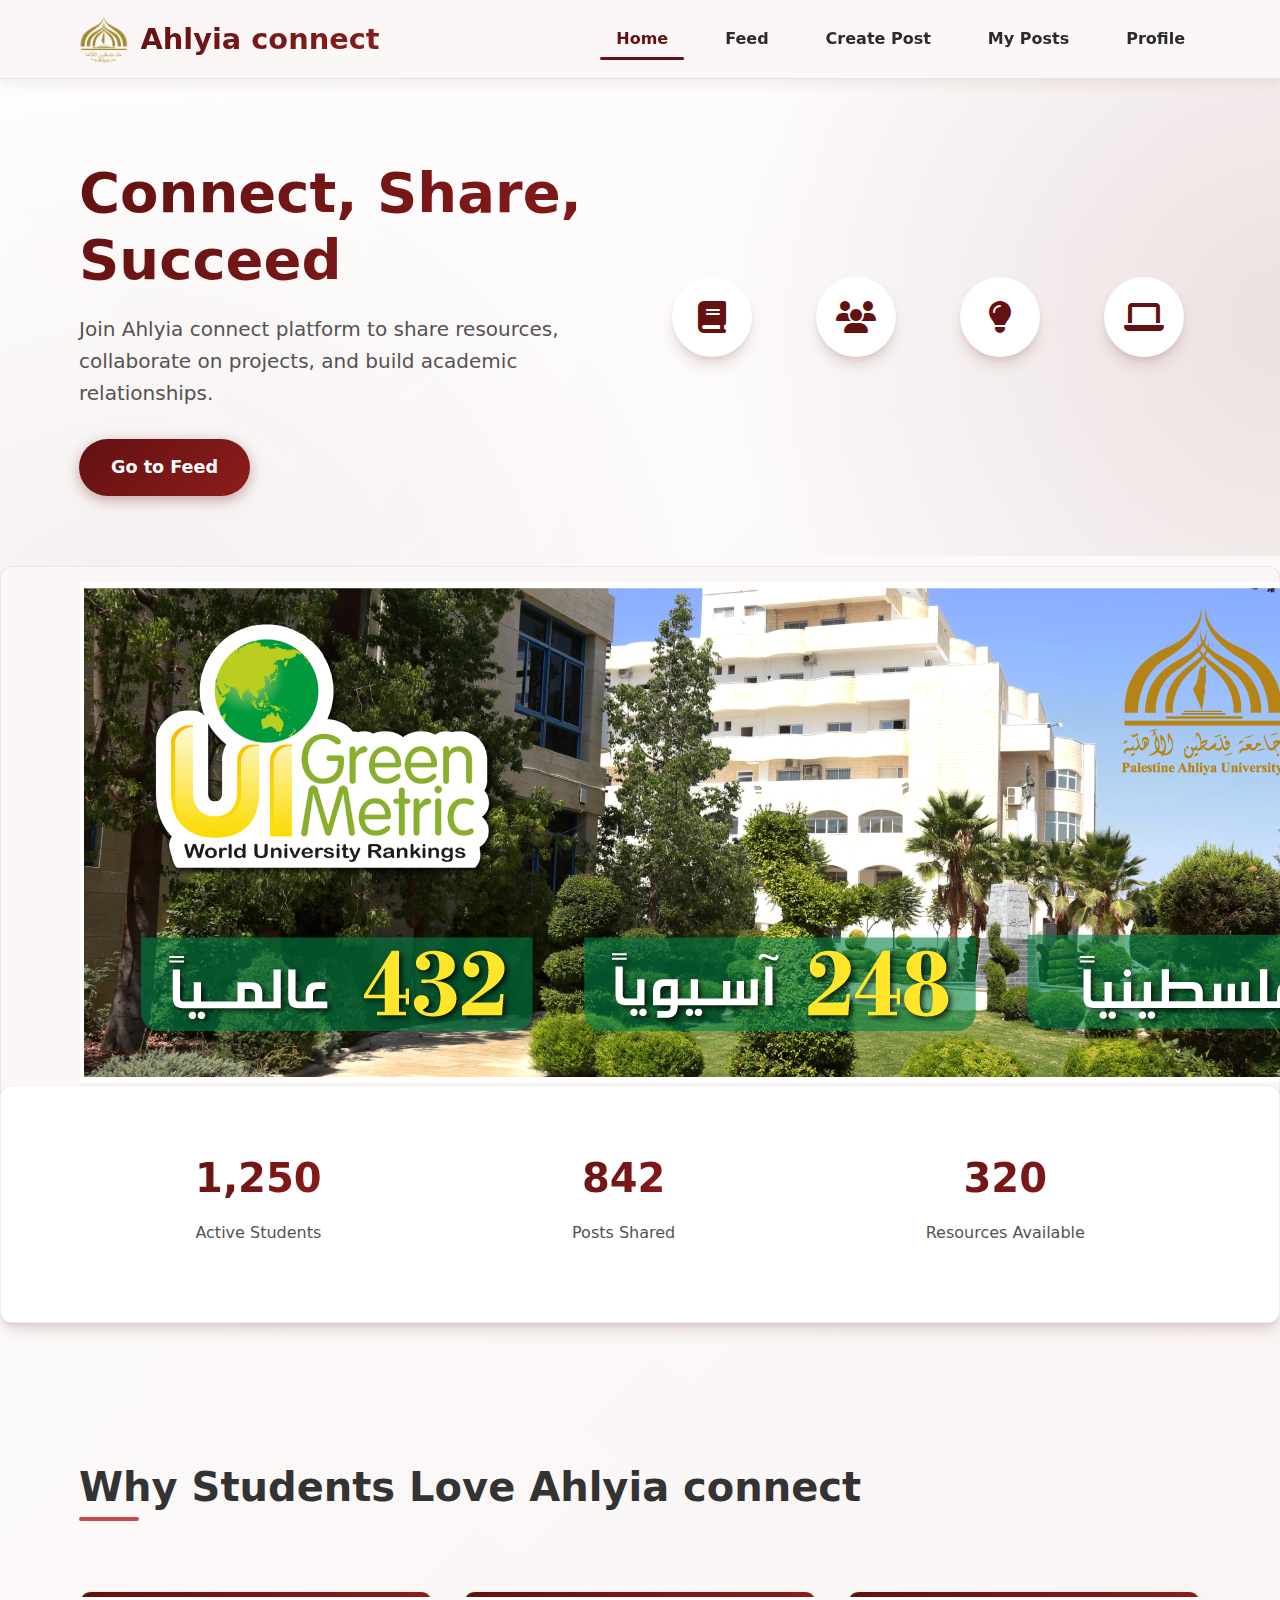
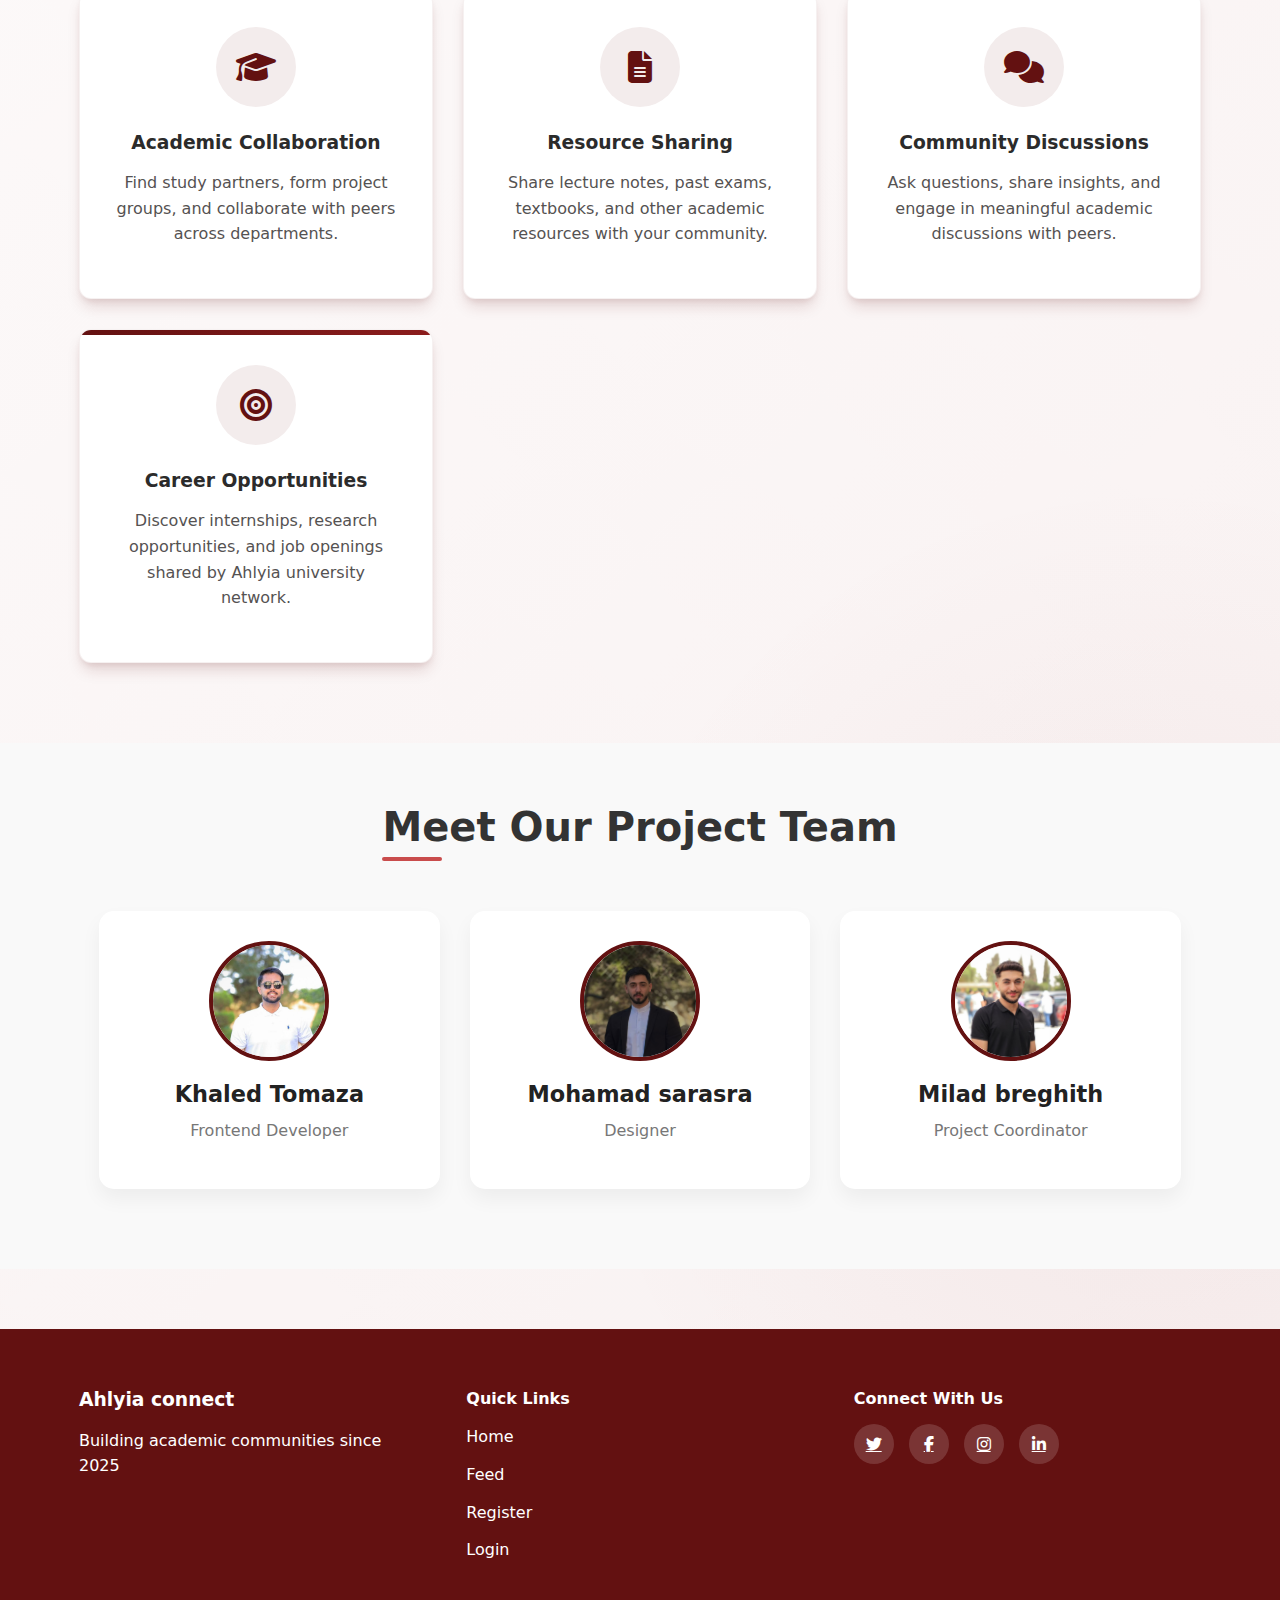
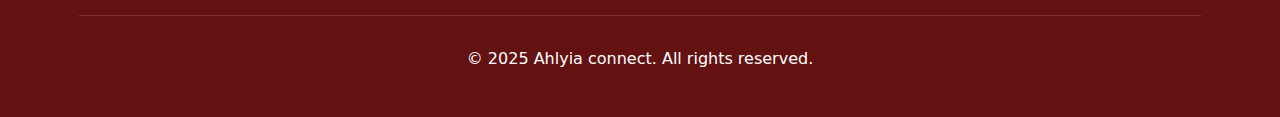
<file: index.html>
<!DOCTYPE html>
<html lang="en">
<head>
    <meta charset="UTF-8">
    <meta name="viewport" content="width=device-width, initial-scale=1.0">
    <title>Ahlyia connect - University Community Platform</title>
    <link rel="stylesheet" href="css/home.css">
    <link rel="stylesheet" href="https://cdnjs.cloudflare.com/ajax/libs/font-awesome/6.4.0/css/all.min.css">
</head>
<body>
    
    <nav class="navbar">
        <div class="container">
            <a href="index.html" class="logo">
                <img src="/imag/logo.png" alt="Ahlyia Connect Logo">
                <span>Ahlyia connect</span>
            </a>
            <div class="nav-links">
                <a href="index.html" class="active">Home</a>
                <a href="feed.html">Feed</a>
                <a href="create-post.html">Create Post</a>
                <a href="my-posts.html">My Posts</a>
                <a href="profile.html">Profile</a>
            </div>
        </div>
    </nav>

    <header class="hero">
        <div class="container">
            <div class="hero-content">
                <h1>Connect, Share, Succeed</h1>
                <p>Join Ahlyia connect platform to share resources, collaborate on projects, and build academic relationships.</p>
                <div class="cta-buttons">
                    <a href="feed.html" class="btn btn-primary">Go to Feed</a>
                </div>
            </div>
            <div class="hero-image">
                <div class="feature-icons">
                    <div class="icon"><i class="fas fa-book"></i></div>
            
                    <div class="icon"><i class="fas fa-users"></i></div>
                    <div class="icon"><i class="fas fa-lightbulb"></i></div>
                    <div class="icon"><i class="fas fa-laptop"></i></div>
                </div>
            </div>
        </div>
    </header>

    <!--  photo  -->
    <section class="university-banner">
        <div class="container">
            <img src="/imag/Banner.jpg" alt="Palestine Ahliya University Ranked in UI GreenMetric World University Rankings" >
    </section>

    <section class="stats">
        <div class="container">
            <div class="stat-item">
                <span class="stat-number">1,250</span>
                <p>Active Students</p>
            </div>
            <div class="stat-item">
                <span class="stat-number">842</span>
                <p>Posts Shared</p>
            </div>
            <div class="stat-item">
                <span class="stat-number">320</span>
                <p>Resources Available</p>
            </div>
        </div>
    </section>

    <section class="features">
        <div class="container">
            <h2 class="section-title">Why Students Love Ahlyia connect</h2>
            <div class="features-grid">
                <div class="feature-card">
                    <div class="feature-icon">
                        <div class="icon-circle"><i class="fas fa-graduation-cap"></i></div>
                    </div>
                    <h3>Academic Collaboration</h3>
                    <p>Find study partners, form project groups, and collaborate with peers across departments.</p>
                </div>
                <div class="feature-card">
                    <div class="feature-icon">
                        <div class="icon-circle"><i class="fas fa-file-alt"></i></div>
                    </div>
                    <h3>Resource Sharing</h3>
                    <p>Share lecture notes, past exams, textbooks, and other academic resources with your community.</p>
                </div>
                <div class="feature-card">
                    <div class="feature-icon">
                        <div class="icon-circle"><i class="fas fa-comments"></i></div>
                    </div>
                    <h3>Community Discussions</h3>
                    <p>Ask questions, share insights, and engage in meaningful academic discussions with peers.</p>
                </div>
                <div class="feature-card">
                    <div class="feature-icon">
                        <div class="icon-circle"><i class="fas fa-bullseye"></i></div>
                    </div>
                    <h3>Career Opportunities</h3>
                    <p>Discover internships, research opportunities, and job openings shared by Ahlyia university network.</p>
                </div>
            </div>
        </div>
    </section>

    <!-- ========== قسم الفريق الجديد ========== -->
    <section class="project-team">
        <div class="container">
            <h2 class="section-title">Meet Our Project Team</h2>
            <div class="team-grid">
                <div class="team-member">
                    <div class="member-avatar">
                        <img src="/imag/khaled.jpg.jpg" alt="Khaled Tomaza">
                    </div>
                    <h3>Khaled Tomaza</h3>
                    <p>Frontend Developer</p>
                </div>
                <div class="team-member">
                    <div class="member-avatar">
                        <img src="/imag/mohammed.jpg.jpg" alt="Mohamad sarasra">
                    </div>
                    <h3>Mohamad sarasra</h3>
                    <p>Designer</p>
                </div>
                <div class="team-member">
                    <div class="member-avatar">
                        <img src="/imag/milad.jpg.jpg" alt="Milad breghith">
                    </div>
                    <h3>Milad breghith</h3>
                    <p>Project Coordinator</p>
                </div>
            </div>
        </div>
    </section>

    <footer>
        <div class="container">
            <div class="footer-content">
                <div class="footer-logo">
                    <h3>Ahlyia connect</h3>
                    <p>Building academic communities since 2025</p>
                </div>
                <div class="footer-links">
                    <h4>Quick Links</h4>
                    <ul>
                        <li><a href="index.html">Home</a></li>
                        <li><a href="feed.html">Feed</a></li>
                        <li><a href="register.html">Register</a></li>
                        <li><a href="login.html">Login</a></li>
                    </ul>
                </div>
                <div class="footer-social">
                    <h4>Connect With Us</h4>
                    <div class="social-icons">
                        <a href="#"><i class="fab fa-twitter"></i></a>
                        <a href="https://www.facebook.com/share/1Kjh24aX38/?mibextid=wwXIfr"><i class="fab fa-facebook-f"></i></a>
                        <a href="#"><i class="fab fa-instagram"></i></a>
                        <a href="http://www.linkedin.com/in/milad-breghith-683582344"><i class="fab fa-linkedin-in"></i></a>
                    </div>
                </div>
            </div>
            <div class="footer-bottom">
                <p>&copy; 2025 Ahlyia connect. All rights reserved.</p>
            </div>
        </div>
    </footer>

</body>
</html>
</file>
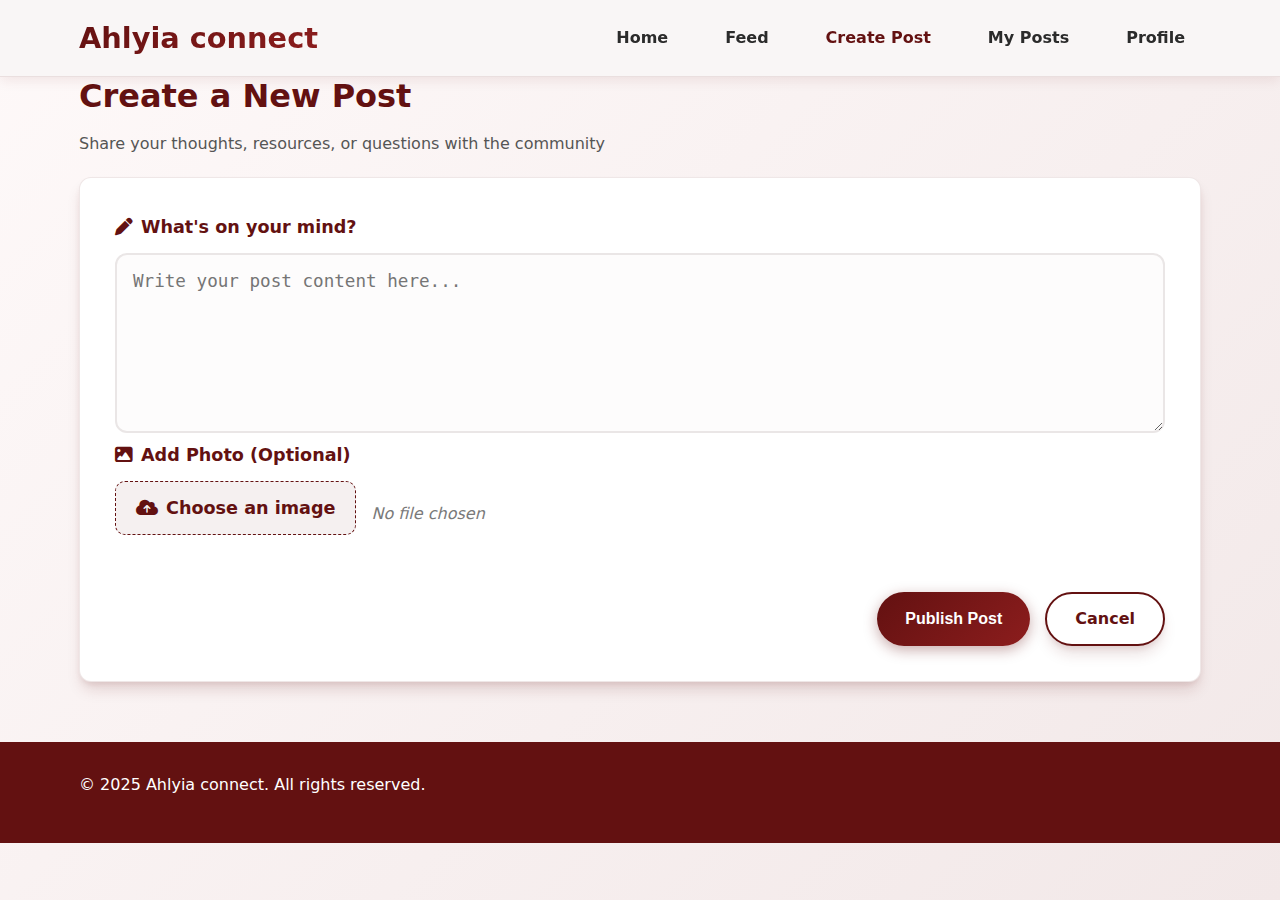
<file: create-post.html>
<!DOCTYPE html>
<html lang="en">
<head>
    <meta charset="UTF-8">
    <meta name="viewport" content="width=device-width, initial-scale=1.0">
    <title>Create Post - Ahlyia</title>
    <link rel="stylesheet" href="css/create-post.css">
    <link rel="stylesheet" href="https://cdnjs.cloudflare.com/ajax/libs/font-awesome/6.4.0/css/all.min.css">
   <!-- الكود يسمح للمستخدم أن:

يكتب منشور

يختار صورة

يشوف معاينة للصورة قبل النشر

يحذف الصورة إذا بدو

ينشر المنشور مع الصورة

يتم حفظ المنشور في localStorage باستخدام Base64
-->
</head>


<body>
    <nav class="navbar">
        <div class="container">
            <div class="logo">Ahlyia connect</div>
            <div class="nav-links">
                <a href="index.html">Home</a>
                <a href="feed.html">Feed</a>
                <a href="create-post.html" class="active">Create Post</a>
                <a href="my-posts.html">My Posts</a>
                <a href="profile.html">Profile</a>
            </div>
        </div>
    </nav>

    <main class="container">
        <h1>Create a New Post</h1>
        <p>Share your thoughts, resources, or questions with the community</p>
        
        <form class="post-form" id="mainPostForm">
            <div class="form-group">
                <label for="postContent"><i class="fas fa-pen"></i> What's on your mind?</label>
                <textarea id="postContent" rows="5" placeholder="Write your post content here..." required></textarea>
            </div>
            
            <div class="form-group">
                <label for="postImage"><i class="fas fa-image"></i> Add Photo (Optional)</label>
                <div class="file-upload">
                    <input type="file" id="postImage" accept="image/*" style="display:none;">
                    <label for="postImage" class="file-label" style="cursor: pointer;">
                        <i class="fas fa-cloud-upload-alt"></i> Choose an image
                    </label>
                    <span id="imageFileName">No file chosen</span>
                </div>
                <div id="imagePreview" class="image-preview"></div>
            </div>

            <div class="form-actions">
                <button type="submit" class="btn btn-primary">Publish Post</button>
                <a href="feed.html" class="btn btn-outline">Cancel</a>
            </div>
        </form>
    </main>

    <footer>
        <div class="container">
            <p>&copy; 2025 Ahlyia connect. All rights reserved.</p>
        </div>
    </footer>

 <script>
    // ربط الفورم المسؤول عن نشر المنشور
    const postForm = document.getElementById('mainPostForm');

    // ربط حقل كتابة نص المنشور
    const postContent = document.getElementById('postContent');

    // ربط input اختيار الصورة
    const postImage = document.getElementById('postImage');

    // عنصر عرض اسم الصورة المختارة
    const imageFileName = document.getElementById('imageFileName');

    // عنصر عرض معاينة الصورة
    const imagePreview = document.getElementById('imagePreview');

    // متغير لتخزين الصورة بعد تحويلها إلى Base64
    let base64Image = null;

    // ==============================
    // 1. معالجة اختيار الصورة
    // ==============================

    // إضافة حدث عند اختيار صورة
    postImage.addEventListener('change', function() {

        // أخذ أول ملف تم اختياره
        const file = this.files[0];
        
        // التأكد أن المستخدم اختار ملف
        if (file) {

            // عرض اسم الملف المختار
            imageFileName.textContent = file.name;

            // إنشاء كائن FileReader لقراءة الملف
            const reader = new FileReader();
            
            // ما يحدث بعد الانتهاء من قراءة الصورة
            reader.onload = function(e) {

                // تخزين الصورة بصيغة Base64
                base64Image = e.target.result;
                
                // عرض معاينة الصورة داخل الصفحة
                imagePreview.innerHTML = `
                    <div style="position: relative; display: inline-block; margin-top: 15px;">
                        
                        <!-- عرض الصورة -->
                        <img src="${base64Image}" alt="Preview" 
                             style="max-width: 100%; max-height: 300px; border-radius: 8px; border: 1px solid #ddd;">
                        
                        <!-- زر حذف الصورة -->
                        <button type="button" id="removeImage" 
                                style="position: absolute; top: 5px; right: 5px; 
                                background: rgba(255,0,0,0.7); color: white; 
                                border: none; border-radius: 50%; 
                                width: 25px; height: 25px; cursor: pointer;">
                            &times;
                        </button>
                    </div>
                `;

                // إضافة حدث لزر حذف الصورة
                document.getElementById('removeImage').addEventListener('click', function() {

                    // حذف بيانات الصورة
                    base64Image = null;

                    // إزالة المعاينة
                    imagePreview.innerHTML = "";

                    // إعادة النص الافتراضي لاسم الملف
                    imageFileName.textContent = "No file chosen";

                    // تفريغ input اختيار الصورة
                    postImage.value = "";
                });
            };

            // قراءة الصورة وتحويلها إلى Base64
            reader.readAsDataURL(file);

        } else {
            // في حال لم يتم اختيار ملف
            imageFileName.textContent = "No file chosen";
            imagePreview.innerHTML = "";
            base64Image = null;
        }
    });

    // ==============================
    // 2. معالجة نشر المنشور
    // ==============================

    // إضافة حدث عند إرسال الفورم
    postForm.addEventListener('submit', function(e) {

        // منع إعادة تحميل الصفحة
        e.preventDefault(); 

        // أخذ نص المنشور مع حذف الفراغات
        const content = postContent.value.trim();

        // التحقق أن النص غير فارغ
        if (!content) {
            alert("Please write something first!");
            return; // إيقاف التنفيذ
        }

        // إنشاء كائن يمثل المنشور الجديد
        const newPost = {
            id: Date.now(), // ID فريد باستخدام الوقت
            text: content, // نص المنشور
            date: new Date().toLocaleString(), // تاريخ النشر
            image: base64Image // الصورة بصيغة Base64
        };

        try {
            // ==============================
            // حفظ المنشور في الفيد العام
            // ==============================

            // جلب جميع المنشورات أو إنشاء مصفوفة جديدة
            let allPosts = JSON.parse(localStorage.getItem('all_posts')) || [];

            // إضافة المنشور الجديد في بداية المصفوفة
            allPosts.unshift(newPost);

            // حفظ البيانات مرة أخرى في LocalStorage
            localStorage.setItem('all_posts', JSON.stringify(allPosts));

            // ==============================
            // حفظ المنشور في منشوراتي الشخصية
            // ==============================

            // جلب المنشورات الشخصية
            let myPersonalPosts = JSON.parse(localStorage.getItem('personal_posts')) || [];

            // إضافة المنشور الجديد في البداية
            myPersonalPosts.unshift(newPost);

            // حفظها في LocalStorage
            localStorage.setItem('personal_posts', JSON.stringify(myPersonalPosts));

            // رسالة نجاح
            alert('Done! Your post is now live.');

            // الانتقال إلى صفحة الفيد
            window.location.href = 'feed.html';

        } catch (error) {
            // في حال حدوث خطأ في التخزين
            console.error("Error saving post:", error);

            // تنبيه المستخدم
            alert("Storage might be full (Base64 images take a lot of space). Try a smaller image.");
        }
    });
</script>
</body>
</html>
</body>
</html>
</file>
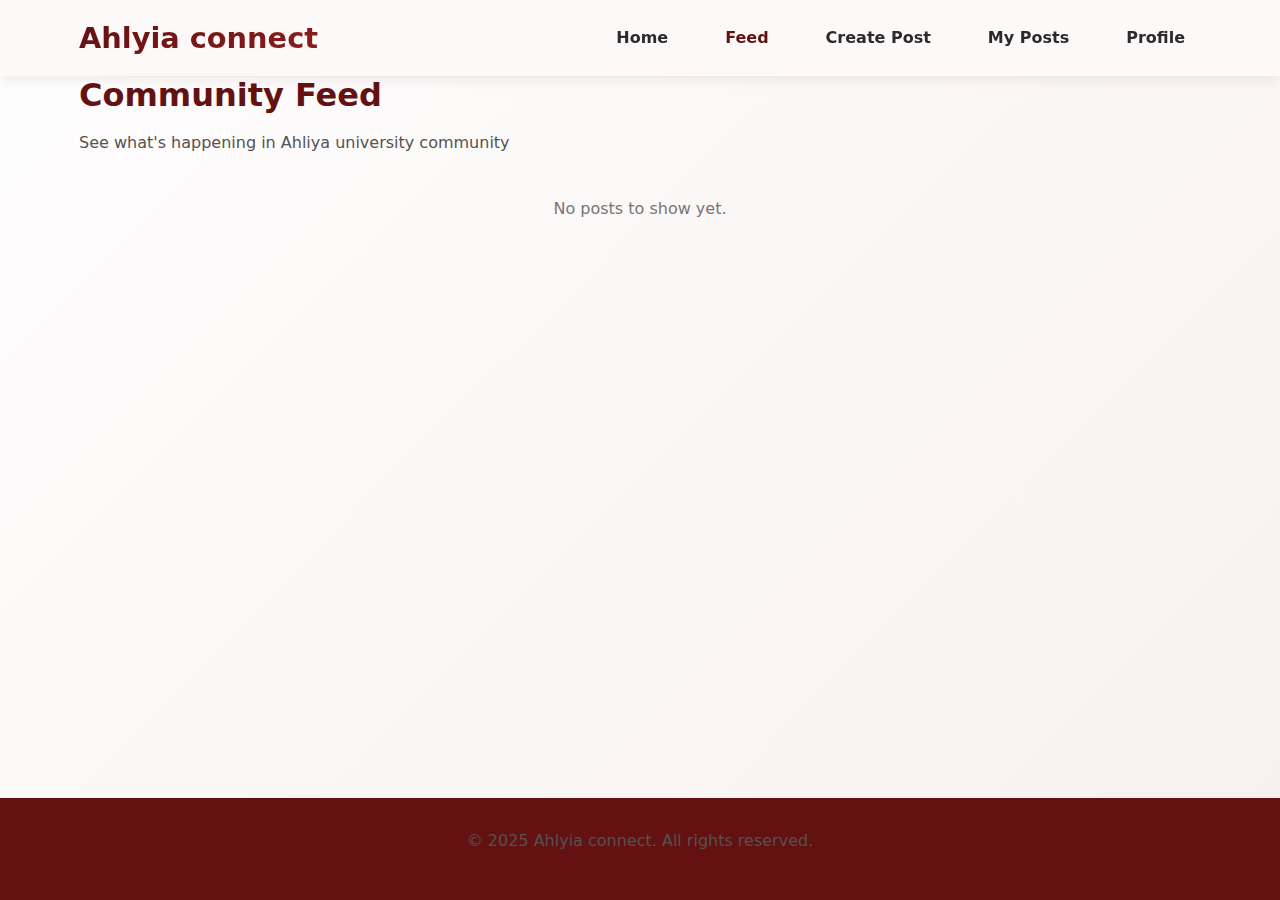
<file: feed.html>
<!DOCTYPE html>
<!-- تعريف نوع المستند كـ HTML5 -->
<html lang="en">
<!-- بدء عنصر HTML مع تحديد اللغة الإنجليزية (يمكنك تغييرها إلى "ar" إذا كان المحتوى عربيًا) -->

<head>



    <!-- رأس الصفحة: يحتوي على معلومات تعريفية وروابط خارجية -->
    <link rel="stylesheet" href="https://cdnjs.cloudflare.com/ajax/libs/font-awesome/6.4.0/css/all.min.css  ">

    <meta charset="UTF-8">
    <!-- تحديد ترميز النصوص كـ UTF-8 لدعم الحروف العربية والخاصة -->
    <meta name="viewport" content="width=device-width, initial-scale=1.0">
    <!-- ضمان استجابة التصميم على جميع أحجام الشاشات -->
    <title>Feed - Ahlyia connect</title>
    <!-- عنوان علامة التبويب في المتصفح -->
    <link rel="stylesheet" href="css/feed.css">
    <!-- ربط ملف CSS خاص بتصميم صفحة الـ Feed -->
</head>

<body>
    <!-- بدء محتوى الصفحة المرئي -->

    <nav class="navbar">
        <!-- شريط التنقل العلوي -->
        <div class="container">
            <!-- حاوية لتوحيد العرض (عادة ما تكون بعرض ثابت أو مرن مع هوامش) -->

            <div class="logo">Ahlyia connect</div>
            <!-- شعار الموقع أو اسمه -->
            <div class="nav-links">
                <!-- مجموعة روابط التنقل -->
                <a href="index.html">Home</a>
                <!-- رابط الصفحة الرئيسية -->
                <a href="feed.html" class="active">Feed</a>
                <!-- رابط صفحة التغذية مع فئة "active" للتمييز -->
                <a href="create-post.html">Create Post</a>
                <!-- رابط إنشاء منشور -->
                <a href="my-posts.html">My Posts</a>
                <!-- رابط منشوراتي -->
                <a href="profile.html">Profile</a>
                <!-- رابط الملف الشخصي -->
            </div>
        </div>
    </nav>

    <main class="container">
        <!-- المحتوى الرئيسي للصفحة داخل حاوية -->
        <h1>Community Feed</h1>
        <!-- عنوان رئيسي للصفحة -->
        <p>See what's happening in Ahliya university community</p>
        <!-- وصف قصير لمحتوى الصفحة -->
        <div id="postsContainer" class="feed-container">
            <!-- حاوية فارغة سيتم ملؤها بالمنشورات ديناميكيًا عبر JavaScript -->



    


        </div>
    </main>

    <footer>
        <!-- تذييل الصفحة -->
        <div class="container">
            <!-- حاوية داخل التذييل -->
            <p>&copy; 2025 Ahlyia connect. All rights reserved.</p>
            <!-- نص حقوق الملكية -->
        </div>
    </footer>

    <!-- بدء كود JavaScript -->
  <script>
    // انتظار تحميل الصفحة بالكامل قبل تنفيذ أي كود
    document.addEventListener('DOMContentLoaded', function() {
        renderPosts(); // استدعاء دالة عرض المنشورات عند فتح الصفحة
    });

    // ==============================
    // دالة عرض المنشورات
    // ==============================
    function renderPosts() {
        // ربط عنصر الحاوية التي ستعرض فيها المنشورات
        const postsContainer = document.getElementById('postsContainer');

        // جلب المنشورات من LocalStorage أو إنشاء مصفوفة فارغة إذا لا توجد
        const savedPosts = JSON.parse(localStorage.getItem('all_posts')) || [];

        // التحقق إذا لم توجد منشورات
        if (savedPosts.length === 0) {
            postsContainer.innerHTML ='<p style="text-align:center; padding:20px; color: var(--gray);">No posts to show yet.</p>'
            return; // الخروج من الدالة
        }

        // تفريغ الحاوية قبل عرض المنشورات الجديدة
        postsContainer.innerHTML = ''; 

        // التكرار على كل منشور وعرضه
        savedPosts.forEach((post) => {
            // إنشاء عنصر div لكل منشور
            const postCard = document.createElement('div');
            postCard.className = 'post-card'; // إضافة الكلاس للتنسيق
            postCard.setAttribute('data-id', post.id); // إضافة معرف المنشور كـ attribute

            // ==============================
            // 1. التحقق من وجود صورة بالمنشور
            // ==============================
            let imageSection = '';
            if (post.image) {
                imageSection = `
                    <div class="post-image-container">
                        <img src="${post.image}" class="post-image" alt="Post content">
                    </div>
                `;
            }

            // ==============================
            // 2. بناء الهيكل الكامل للمنشور
            // ==============================
            postCard.innerHTML = `
                <div class="post-header">
                    <div class="user-info">
                        <div class="post-author-avatar">A</div>
                        <div>
                            <span class="author-name">Student User</span>
                            <small class="post-date">${post.date}</small>
                        </div>
                    </div>
                    <!-- زر حذف المنشور -->
                    <button onclick="deletePost(${post.id})" class="btn-delete" title="Delete Post">
                        <i class="fas fa-trash-alt"></i>
                    </button>
                </div>

                <!-- نص المنشور -->
                <div class="post-content">
                    <p>${post.text}</p>
                </div>
                
                <!-- عرض الصورة إذا وجدت -->
                ${imageSection}
                
                <!-- أزرار التفاعل -->
                <div class="post-footer">
                    <button class="btn-action">
                        <i class="far fa-thumbs-up"></i> Like
                    </button>
                    <button class="btn-action">
                        <i class="far fa-comment"></i> Comment
                    </button>
                </div>
            `;

            // إضافة المنشور إلى الحاوية
            postsContainer.appendChild(postCard);
        });
    }

    // ==============================
    // دالة حذف المنشور
    // ==============================
    function deletePost(postId) {
        // التأكد من رغبة المستخدم بالحذف
        if (confirm('Are you sure you want to delete this post?')) {

            // 1️⃣ حذف المنشور من الفيد العام
            let allPosts = JSON.parse(localStorage.getItem('all_posts')) || [];
            allPosts = allPosts.filter(post => post.id !== postId); // تصفية المنشورات
            localStorage.setItem('all_posts', JSON.stringify(allPosts)); // حفظ التحديثات

            // 2️⃣ حذف المنشور من المنشورات الشخصية للحفاظ على التزامن
            let personalPosts = JSON.parse(localStorage.getItem('personal_posts')) || [];
            personalPosts = personalPosts.filter(post => post.id !== postId);
            localStorage.setItem('personal_posts', JSON.stringify(personalPosts));

            // إعادة عرض المنشورات بعد الحذف
            renderPosts();
        }
    }
</script>
</body>
</html>
</body>
</html>
</file>
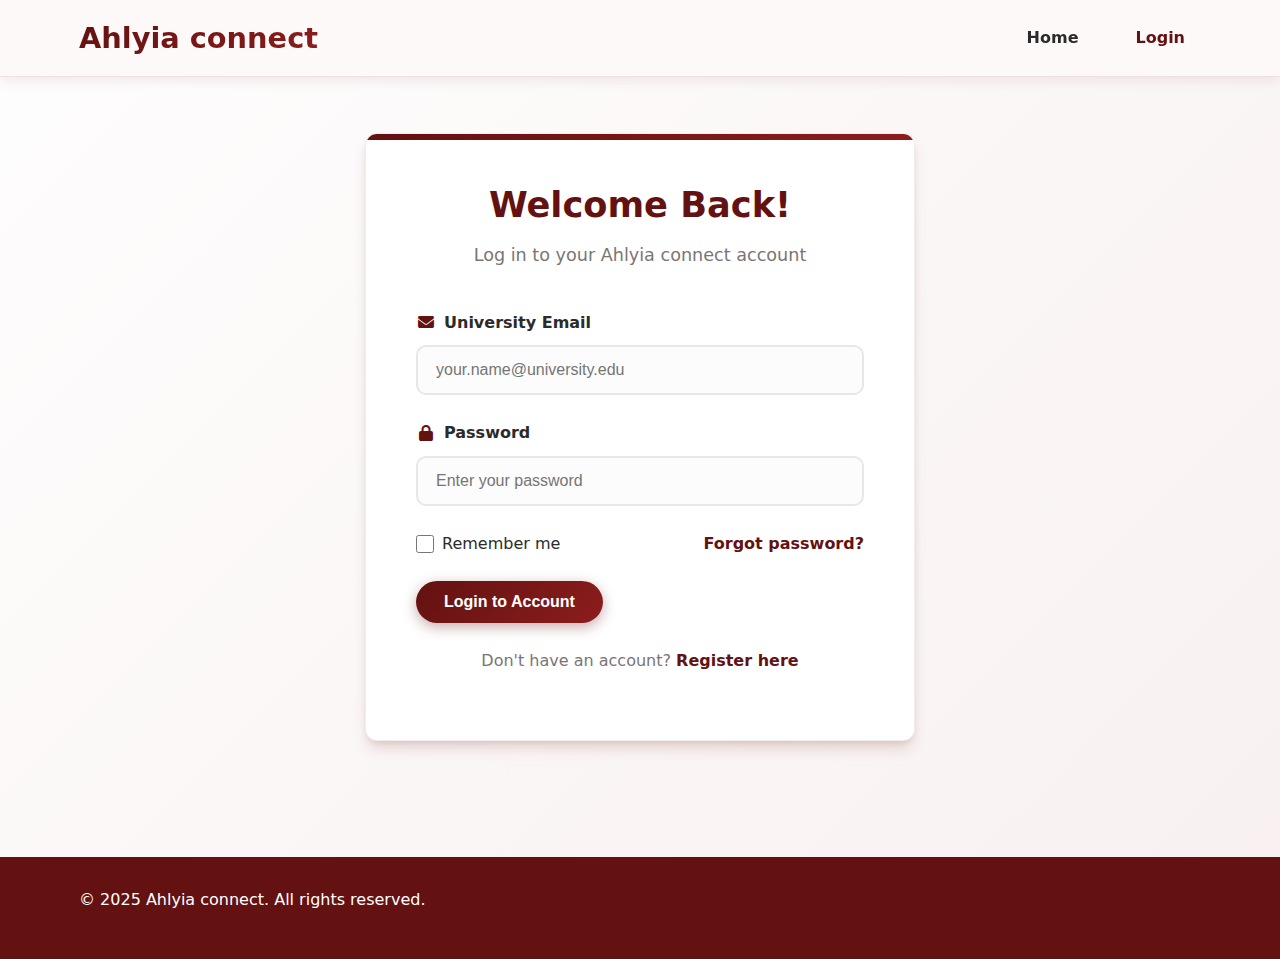
<file: login.html>
<!DOCTYPE html>
<html lang="en">
<head>
    <meta charset="UTF-8">
    <meta name="viewport" content="width=device-width, initial-scale=1.0">
    <title>Login - Ahlyia connect</title>
    <link rel="stylesheet" href="css/login.css">
    <link rel="stylesheet" href="https://cdnjs.cloudflare.com/ajax/libs/font-awesome/6.4.0/css/all.min.css">
</head>
<body>
    <nav class="navbar">
        <div class="container">
            <div class="logo">Ahlyia connect</div>
            <div class="nav-links">
                <a href="index.html">Home</a>
                <a href="login.html" class="active">Login</a>
            </div>
        </div>
    </nav>

    <main class="auth-container">
        <div class="auth-box">
            <div class="auth-header">
                <h2>Welcome Back!</h2>
                <p>Log in to your Ahlyia connect account</p>
            </div>
            <form id="loginForm">
                <div class="form-group">
                    <label for="email"><i class="fas fa-envelope"></i> University Email</label>
                    <input type="email" id="email" placeholder="your.name@university.edu" required>
                </div>
                <div class="form-group">
                    <label for="password"><i class="fas fa-lock"></i> Password</label>
                    <input type="password" id="password" placeholder="Enter your password" required>
                </div>
                <div class="form-options">
                    <div class="remember-me">
                        <input type="checkbox" id="rememberMe">
                        <label for="rememberMe">Remember me</label>
                    </div>
                    <a href="register.html" class="forgot-password">Forgot password?</a>
                </div>
                <button type="button" class="btn btn-primary" id="loginBtn">Login to Account</button>
                <p class="auth-link">Don't have an account? <a href="register.html">Register here</a></p>
            </form>
        </div>
    </main>

    <footer>
        <div class="container">
            <p>&copy; 2025 Ahlyia connect. All rights reserved.</p>
        </div>
    </footer>

    <script>
        document.addEventListener('DOMContentLoaded', function() {
            const loginBtn = document.getElementById('loginBtn');

            // استرجاع البيانات إذا Remember Me مفعل
            const savedEmail = localStorage.getItem("email");
            const savedPassword = localStorage.getItem("password");
            const rememberMeChecked = localStorage.getItem("rememberMe");

            if (rememberMeChecked === "true") {
                document.getElementById("email").value = savedEmail;
                document.getElementById("password").value = savedPassword;
                document.getElementById("rememberMe").checked = true;
            }

            loginBtn.addEventListener('click', function() {
                const email = document.getElementById('email').value.trim();
                const password = document.getElementById('password').value.trim();
                const rememberMe = document.getElementById('rememberMe').checked;

                // التحقق من الإيميل وكلمة السر
                if (email === "") {
                    alert(" الرجاء إدخال الإيميل الجامعي");
                    return;
                }
                if (password === "") {
                    alert(" الرجاء إدخال كلمة السر");
                    return;
                }

                // تخزين البيانات إذا Remember Me مفعل
                if (rememberMe) {
                    localStorage.setItem("email", email);
                    localStorage.setItem("password", password);
                    localStorage.setItem("rememberMe", true);
                } else {
                    localStorage.removeItem("email");
                    localStorage.removeItem("password");
                    localStorage.removeItem("rememberMe");
                }

                alert("✅تم  تسجيل الدخول بنجاح! (عرض تجريبي)");
                window.location.href = 'index.html';
            });
        });
    </script>
</body>
</html>
</file>
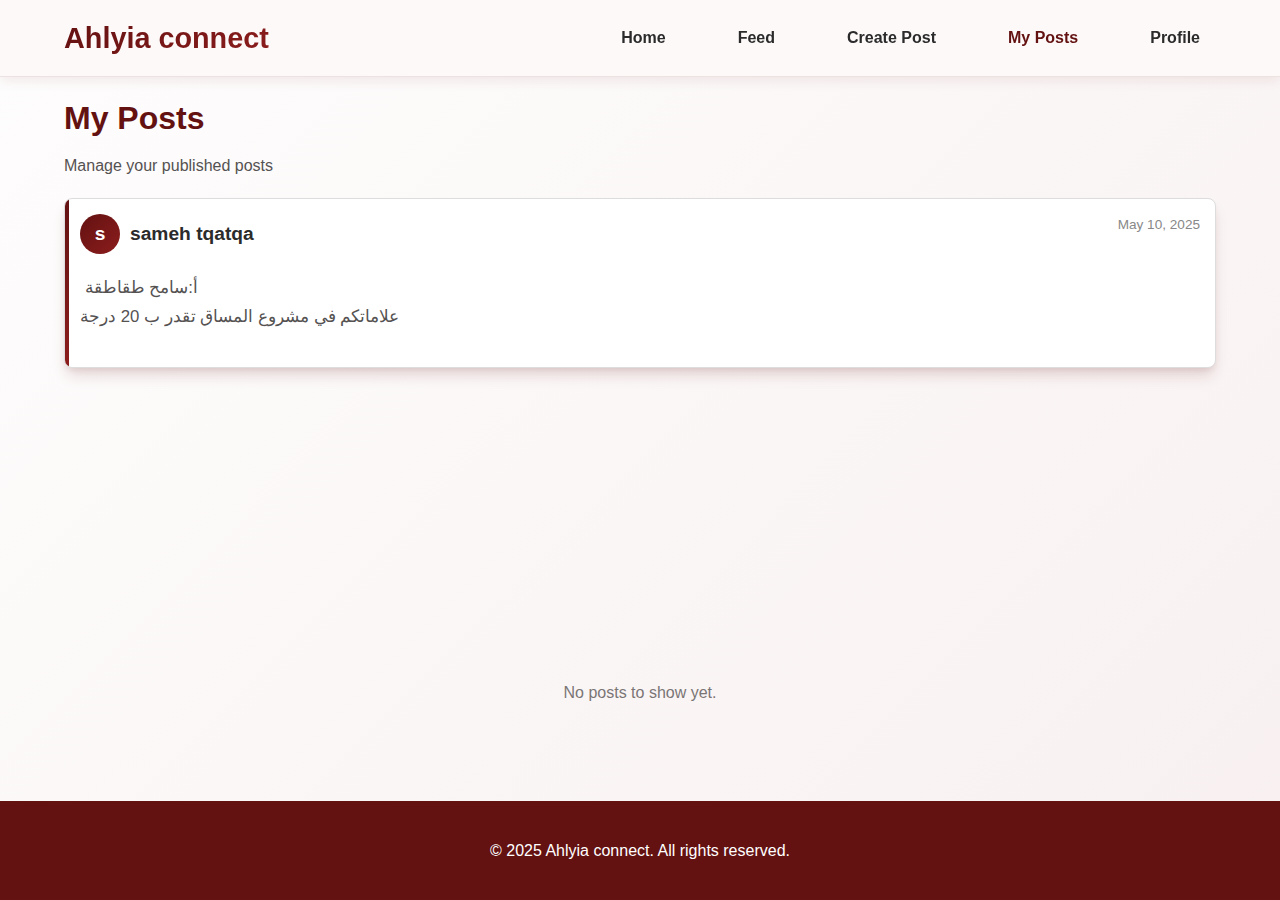
<file: my-posts.html>
<!DOCTYPE html>
<html lang="en">
<head>

    <link rel="stylesheet" href="https://cdnjs.cloudflare.com/ajax/libs/font-awesome/6.4.0/css/all.min.css">
    <meta charset="UTF-8">
    <meta name="viewport" content="width=device-width, initial-scale=1.0">
    <title>My Posts - Ahlyia connect</title>
    <link rel="stylesheet" href="css/my-posts.css"></head>
<body>
    <nav class="navbar">
        <div class="container">
            <div class="logo">Ahlyia connect</div>
            <div class="nav-links">
                <a href="index.html">Home</a>
                <a href="feed.html">Feed</a>
                <a href="create-post.html">Create Post</a>
                <a href="my-posts.html" class="active">My Posts</a>
                <a href="profile.html">Profile</a>
            </div>
        </div>
    </nav>

    <main class="container">
        <h1>My Posts</h1>
        <p>Manage your published posts</p>
        <div class="posts-container">
            <div class="post-card">
                <div class="post-header">
                    <div class="post-author">
                        <div class="post-author-avatar">s</div>
                        sameh tqatqa
                    </div>
                    <div class="post-date">May 10, 2025</div>
                </div>
                <div class="post-content">
                    <p> أ:سامح طقاطقة <br>علاماتكم في مشروع المساق تقدر ب 20 درجة </p>
                </div>
            </div>
        </div>
    </main>
<br>
<div id="postsContainer">
    </div>

<div id="postsContainer"></div>

 <script>
    // انتظار تحميل الصفحة بالكامل قبل تنفيذ أي كود
    document.addEventListener('DOMContentLoaded', function() {
        renderPosts(); // استدعاء دالة عرض المنشورات عند فتح الصفحة
    });

    // ==============================
    // دالة عرض المنشورات
    // ==============================
    function renderPosts() {
        // ربط عنصر الحاوية التي ستعرض فيها المنشورات
        const postsContainer = document.getElementById('postsContainer');

        // جلب المنشورات من LocalStorage أو إنشاء مصفوفة فارغة إذا لا توجد
        const savedPosts = JSON.parse(localStorage.getItem('all_posts')) || [];

        // التحقق إذا لم توجد منشورات
        if (savedPosts.length === 0) {
            postsContainer.innerHTML = '<p style="text-align:center; padding:20px; color: var(--gray);">No posts to show yet.</p>';
            return; // الخروج من الدالة
        }

        // تفريغ الحاوية قبل عرض المنشورات الجديدة
        postsContainer.innerHTML = ''; 

        // التكرار على كل منشور وعرضه
        savedPosts.forEach((post) => {
            // إنشاء عنصر div لكل منشور
            const postCard = document.createElement('div');
            postCard.className = 'post-card'; // إضافة الكلاس للتنسيق
            postCard.setAttribute('data-id', post.id); // إضافة معرف المنشور كـ attribute

            // ==============================
            // 1. التحقق من وجود صورة بالمنشور
            // ==============================
            let imageSection = '';
            if (post.image) {
                imageSection = `
                    <div class="post-image-container">
                        <img src="${post.image}" class="post-image" alt="Post content">
                    </div>
                `;
            }

            // ==============================
            // 2. بناء الهيكل الكامل للمنشور
            // ==============================
            postCard.innerHTML = `
                <div class="post-header">
                    <div class="user-info">
                        <div class="post-author-avatar">A</div>
                        <div>
                            <span class="author-name">Student User</span>
                            <small class="post-date">${post.date}</small>
                        </div>
                    </div>
                    <!-- زر حذف المنشور -->
                    <button onclick="deletePost(${post.id})" class="btn-delete" title="Delete Post">
                        <i class="fas fa-trash-alt"></i>
                    </button>
                </div>

                <!-- نص المنشور -->
                <div class="post-content">
                    <p>${post.text}</p>
                </div>
                
                <!-- عرض الصورة إذا وجدت -->
                ${imageSection}
                
                <!-- أزرار التفاعل -->
                <div class="post-footer">
                    <button class="btn-action">
                        <i class="far fa-thumbs-up"></i> Like
                    </button>
                    <button class="btn-action">
                        <i class="far fa-comment"></i> Comment
                    </button>
                </div>
            `;

            // إضافة المنشور إلى الحاوية
            postsContainer.appendChild(postCard);
        });
    }

    // ==============================
    // دالة حذف المنشور
    // ==============================
    function deletePost(postId) {
        // التأكد من رغبة المستخدم بالحذف
        if (confirm('Are you sure you want to delete this post?')) {

            // 1️⃣ حذف المنشور من الفيد العام
            let allPosts = JSON.parse(localStorage.getItem('all_posts')) || [];
            allPosts = allPosts.filter(post => post.id !== postId); // تصفية المنشورات
            localStorage.setItem('all_posts', JSON.stringify(allPosts)); // حفظ التحديثات

            // 2️⃣ حذف المنشور من المنشورات الشخصية للحفاظ على التزامن
            let personalPosts = JSON.parse(localStorage.getItem('personal_posts')) || [];
            personalPosts = personalPosts.filter(post => post.id !== postId);
            localStorage.setItem('personal_posts', JSON.stringify(personalPosts));

            // إعادة عرض المنشورات بعد الحذف
            renderPosts();
        }
    }
</script>
    <footer>
        <div class="container">
            <p>&copy; 2025 Ahlyia connect. All rights reserved.</p>
        </div>
    </footer>














    
</body>
</html>
</file>
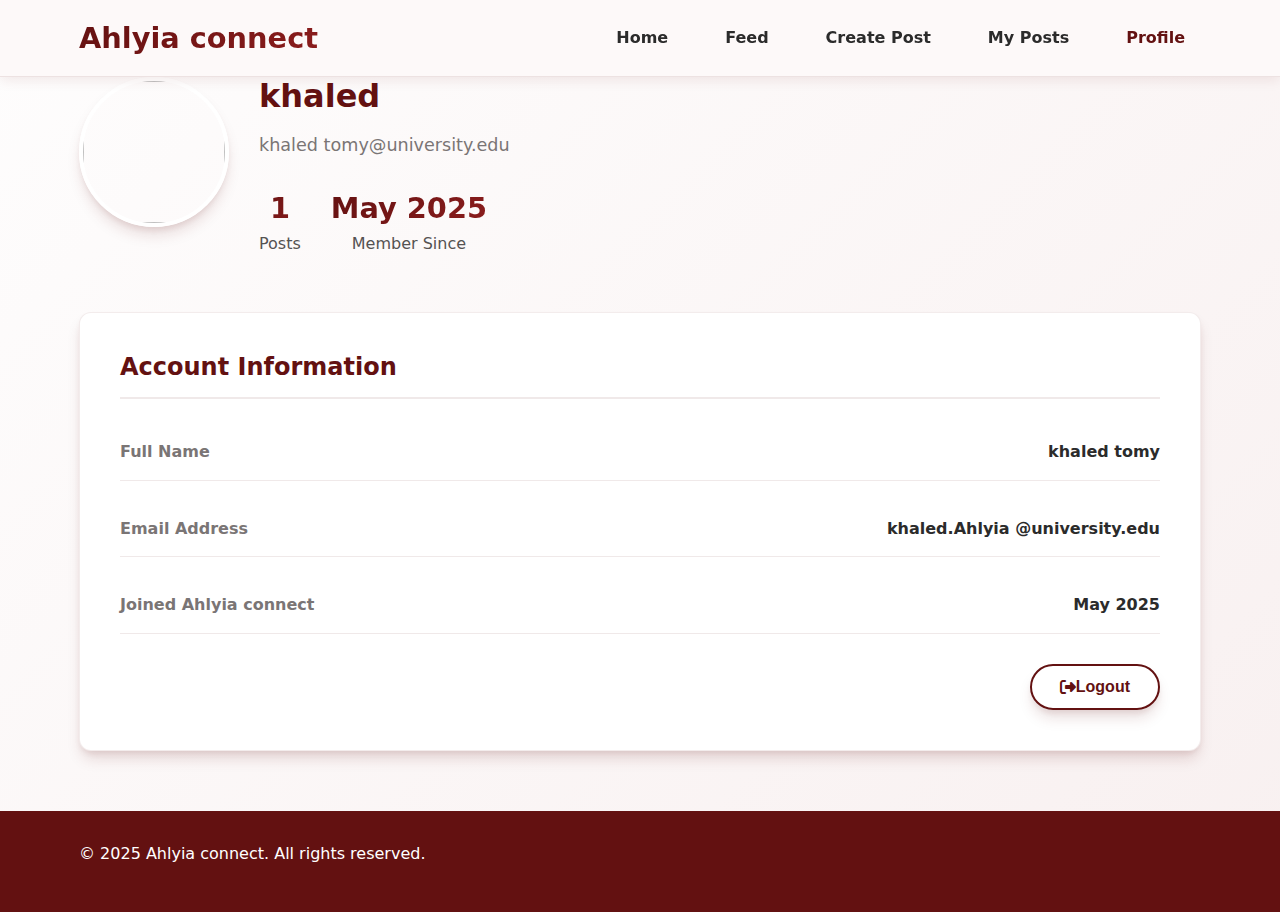
<file: profile.html>
<!DOCTYPE html>
<html lang="en">
<head>
    <meta charset="UTF-8">
    <meta name="viewport" content="width=device-width, initial-scale=1.0">
    <title>Profile - Ahlyia connect</title>
    <link rel="stylesheet" href="css/profile.css">    <link rel="stylesheet" href="https://cdnjs.cloudflare.com/ajax/libs/font-awesome/6.4.0/css/all.min.css">
</head>
<body>
    <nav class="navbar">
        <div class="container">
            <div class="logo"> Ahlyia connect</div>
            <div class="nav-links">
                <a href="index.html">Home</a>
                <a href="feed.html">Feed</a>
                <a href="create-post.html">Create Post</a>
                <a href="my-posts.html">My Posts</a>
                <a href="profile.html" class="active">Profile</a>
            </div>
        </div>
    </nav>

    <main class="container">
        <div class="profile-header">
            <div class="profile-avatar-container">
                <img id="profileAvatar" >
                <div class="avatar-overlay" onclick="document.getElementById('avatarUpload').click()">
                    <i class="fas fa-camera"></i>
                </div>
                <input type="file" id="avatarUpload" accept="image/*" style="display:none;" onchange="previewAvatar(event)">
            </div>
            <div class="profile-info">
                <h1>khaled </h1>
                <p class="profile-email">khaled tomy@university.edu</p>
                <div class="profile-stats">
                    <div class="stat">
                        <span>1</span>
                        <p>Posts</p>
                    </div>
                    <div class="stat">
                        <span>May 2025</span>
                        <p>Member Since</p>
                    </div>
                </div>
            </div>
        </div>
        <div class="profile-content">
            <div class="profile-section">
                <h2>Account Information</h2>
                <div class="profile-details">
                    <div class="detail-item">
                        <span class="detail-label">Full Name</span>
                        <span class="detail-value">khaled tomy</span>
                    </div>
                    <div class="detail-item">
                        <span class="detail-label">Email Address</span>
                        <span class="detail-value"> khaled.Ahlyia @university.edu</span>
                    </div>
                    <div class="detail-item">
                        <span class="detail-label">Joined  Ahlyia connect</span>
                        <span class="detail-value">May 2025</span>
                    </div>
                </div>
            </div>
            <div class="profile-actions">
                <button class="btn btn-outline" onclick="alert('Logged out.'); window.location='login.html'">
                    <i class="fas fa-sign-out-alt"></i> Logout
                </button>
            </div>
        </div>
    </main>

    <footer>
        <div class="container">
            <p>&copy; 2025  Ahlyia connect. All rights reserved.</p>
        </div>
    </footer>

<script>
    // دالة عرض معاينة صورة الأفاتار قبل رفعها
    function previewAvatar(event) {

        // أخذ أول ملف تم اختياره من input
        const file = event.target.files[0];

        // التحقق أن المستخدم اختار ملف
        if (file) {

            // إنشاء كائن FileReader لقراءة الملف
            const reader = new FileReader();

            // عند الانتهاء من قراءة الملف
            reader.onload = function(e) {
                // تغيير صورة الأفاتار في الصفحة إلى الصورة المختارة
                document.getElementById('profileAvatar').src = e.target.result;
            };

            // تحويل الصورة إلى Base64 لتتمكن من عرضها مباشرة
            reader.readAsDataURL(file);
        }
    }
</script>
</body>
</html>
</file>
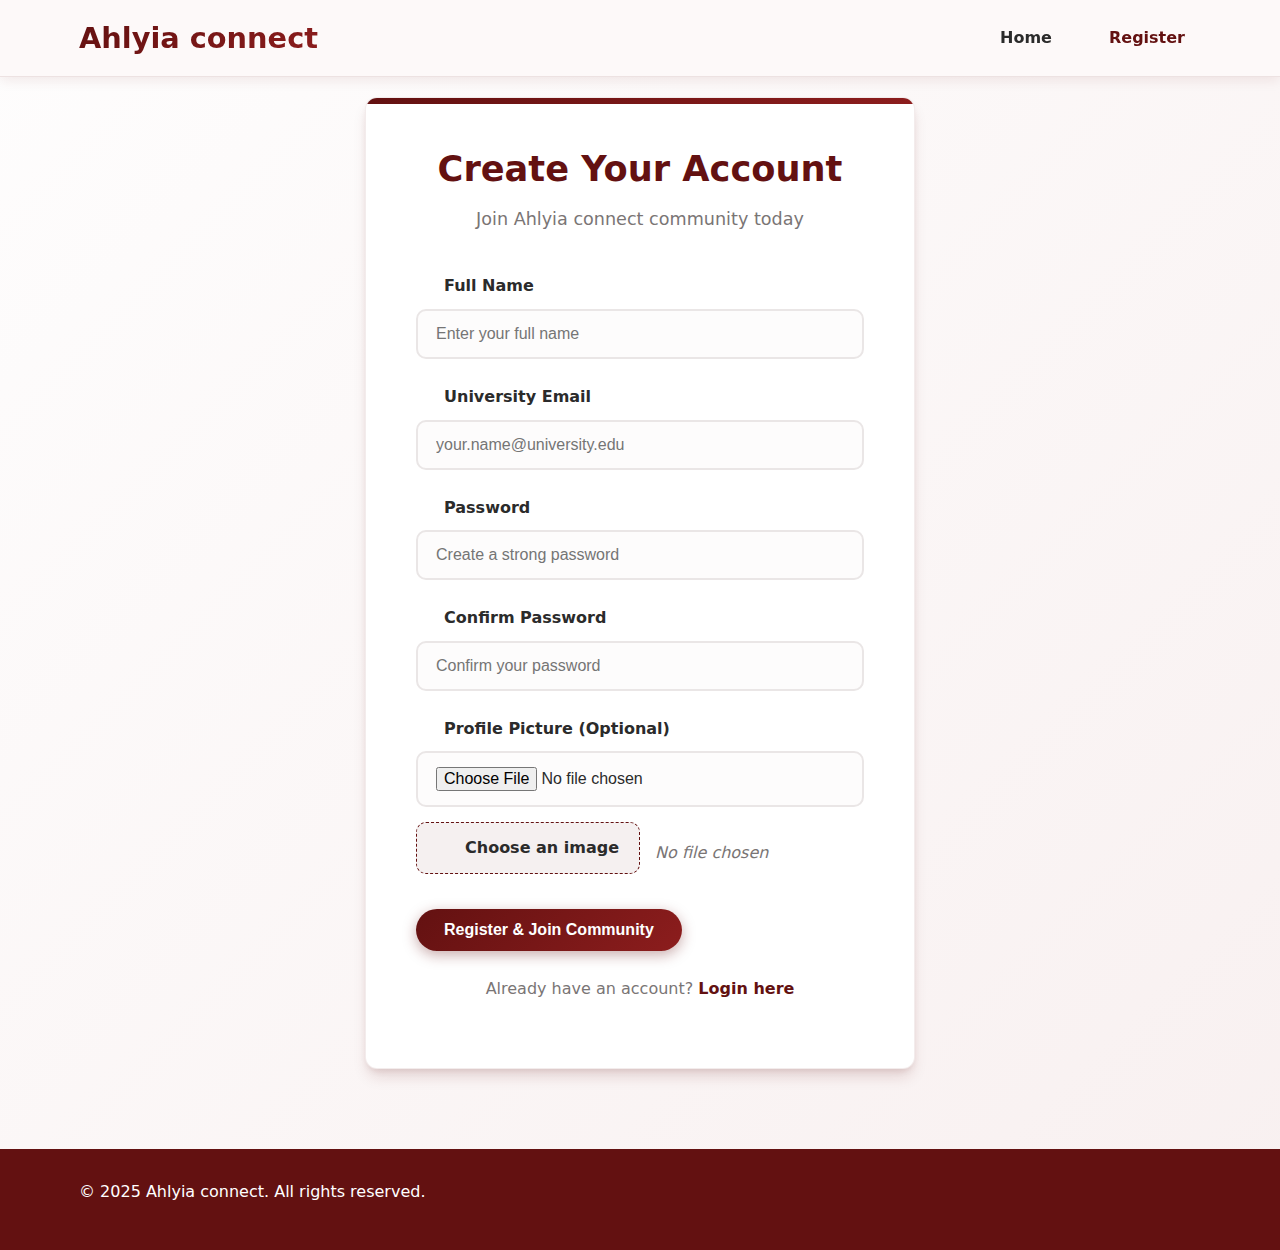
<file: register.html>
<!DOCTYPE html>
<html lang="en">
<head>
  
    <title>Register - Ahlyia connect</title>
    <link rel="stylesheet" href="css/register.css">
   
</head>
<body>
    <nav class="navbar">
        <div class="container">
            <div class="logo"> Ahlyia connect</div>
            <div class="nav-links">
                <a href="index.html">Home</a>
                <a href="register.html" class="active">Register</a>
            </div>
        </div>
    </nav>

    <main class="auth-container">
        <div class="auth-box">
            <div class="auth-header">
                <h2>Create Your Account</h2>
                <p>Join  Ahlyia connect  community today</p>
            </div>
            <form>
                <div class="form-group">
                    <label for="name"><i class="fas fa-user"></i> Full Name</label>
                    <input type="text" id="name" placeholder="Enter your full name" required>
                </div>
                <div class="form-group">
                    <label for="email"><i class="fas fa-envelope"></i> University Email</label>
                    <input type="email" id="email" placeholder="your.name@university.edu" required>
                </div>
                <div class="form-group">
                    <label for="password"><i class="fas fa-lock"></i> Password</label>
                    <input type="password" id="password" placeholder="Create a strong password" required>
                </div>
                <div class="form-group">
                    <label for="confirmPassword"><i class="fas fa-lock"></i> Confirm Password</label>
                    <input type="password" id="confirmPassword" placeholder="Confirm your password" required>
                </div>
                <div class="form-group">
                    <label for="profilePic"><i class="fas fa-image"></i> Profile Picture (Optional)</label>
                    <div class="file-upload">
                        <input type="file" id="profilePic" accept="image/*">
                        <label for="profilePic" class="file-label">
                            <i class="fas fa-cloud-upload-alt"></i> Choose an image
                        </label>
                        <span id="fileName">No file chosen</span>
                    </div>
                </div>
                <button type="button" class="btn btn-primary" onclick="alert('Registered! (Demo)'); window.location='profile.html'">Register & Join Community</button>
                <p class="auth-link">Already have an account? <a href="login.html">Login here</a></p>
            </form>
        </div>
    </main>

    <footer>
        <div class="container">
            <p>&copy; 2025 Ahlyia connect. All rights reserved.</p>
        </div>
    </footer>

   <script>
    // إضافة حدث عند تغيير input اختيار ملف الصورة الشخصية
    document.getElementById('profilePic').addEventListener('change', function(e) {

        // أخذ اسم الملف المختار، وإذا لم يتم اختيار أي ملف نعرض نص افتراضي
        const fileName = e.target.files[0]?.name || 'No file chosen';

        // عرض اسم الملف في العنصر المخصص لذلك في الصفحة
        document.getElementById('fileName').textContent = fileName;
    });
</script>
</body>
</html>
</file>
<file: css/home.css>
/* ========== الأنماط الأساسية والمشتركة ========== */
* {
    margin: 0;        /* إزالة الهوامش الخارجية الافتراضية */
    padding: 0;       /* إزالة الهوامش الداخلية الافتراضية */
    box-sizing: border-box; /* تضمين الحواف والمسافات الداخلية ضمن العرض والارتفاع */
}

:root {
    --primary: #631111;               /* اللون الأحمر البرغندي الأساسي */
    --primary-dark: #4a0d0d;          /* درجة أغمق من اللون الأساسي */
    --secondary: #8c1d1d;             /* لون أحمر غني للعمق */
    --accent: #c94c4c;                /* لون مرجاني للتمييز */
    --light: #fcf7f7;                 /* لون أبيض مائل للحرارة */
    --dark: #2b2b2b;                  /* لون رمادي داكن للنصوص */
    --gray: #7a7575;                  /* لون رمادي متوسط */
    --light-gray: #f0e9e9;            /* لون رمادي فاتح */
    --border-radius: 12px;            /* مقدار انحناء الزوايا */
    --box-shadow: 0 10px 15px -3px rgba(99, 17, 17, 0.15), 0 4px 6px -2px rgba(99, 17, 17, 0.1); /* ظل للعناصر */
    --transition: all 0.3s cubic-bezier(0.4, 0, 0.2, 1); /* سرعة ونمط الحركة الانتقالية */
    --gradient: linear-gradient(135deg, var(--primary), var(--secondary)); /* تدرج لوني مائل */
}

body {
    font-family: 'Segoe UI', system-ui, -apple-system, sans-serif; /* نوع الخط */
    line-height: 1.6;                 /* تباعد الأسطر */
    color: var(--dark);               /* لون النص الأساسي */
    background: linear-gradient(135deg, #fefdfd 0%, #f8f0f0 100%); /* خلفية الصفحة المتدرجة */
    min-height: 100vh;                /* أقل ارتفاع للصفحة هو طول الشاشة */
    position: relative;
    overflow-x: hidden;               /* إخفاء شريط التمرير الأفقي */
}

/* إضافة دوائر تجميلية في خلفية الصفحة */
body::before {
    content: "";
    position: absolute;
    top: 0;
    left: 0;
    width: 100%;
    height: 100%;
    background: 
        radial-gradient(circle at 10% 20%, rgba(99, 17, 17, 0.05) 0%, transparent 20%),
        radial-gradient(circle at 90% 80%, rgba(140, 29, 29, 0.05) 0%, transparent 20%);
    z-index: -1;
}

/* الشعار مع الصورة والنص */
.logo {
    font-size: 1.8rem;
    font-weight: 800;
    display: flex;
    align-items: center;
    gap: 12px; /* المسافة بين الصورة والنص */
    text-decoration: none;
    color: inherit;
}

.logo img {
    width: 170px;           /* العرض المناسب للشعار */
    height: 170px;          /* الطول المساوي للعرض للدائرة المثالية */
    border-radius: 70%;     /* جعل حواف الصورة دائرية */
    object-fit: cover;      /* تمركز الصورة داخل الدائرة بدون تمدد */
    overflow: hidden;
    height: 48px;           /* تعديل الارتفاع بما يناسب الشريط العلوي */
    width: auto;
    object-fit: contain;
}

/* تطبيق التدرج اللوني على نص الشعار */
.logo span {
    background: var(--gradient);
    -webkit-background-clip: text;
    -webkit-text-fill-color: transparent;
    background-clip: text;
}

.container {
    width: 90%;
    max-width: 1200px;
    margin: 0 auto;         /* توسيط المحتوى */
    padding: 0 15px;
}

/* ========== الخطوط والعناوين ========== */
h1, h2, h3, h4, h5, h6 {
    margin-bottom: 1rem;
    font-weight: 700;
    line-height: 1.2;
}

h1 {
    font-size: 3.5rem;
    background: var(--gradient);
    -webkit-background-clip: text;
    -webkit-text-fill-color: transparent;
    background-clip: text;
}

h2 {
    font-size: 2.5rem;
    color: var(--dark);
    position: relative;
    display: inline-block;
}

/* إضافة خط زخرفي تحت العنوان h2 */
h2::after {
    content: "";
    position: absolute;
    bottom: -10px;
    left: 0;
    width: 60px;
    height: 4px;
    background: var(--accent);
    border-radius: 2px;
}

.section-title {
    text-align: center;
    margin-bottom: 3rem;
}

p {
    margin-bottom: 1rem;
    color: #555252;
}

/* ========== الأزرار ========== */
.btn {
    display: inline-flex;
    align-items: center;
    justify-content: center;
    padding: 12px 28px;
    border: none;
    border-radius: 50px;
    font-size: 1rem;
    font-weight: 600;
    cursor: pointer;
    text-decoration: none;
    text-align: center;
    transition: var(--transition);
    box-shadow: var(--box-shadow);
    position: relative;
    overflow: hidden;
}

/* تأثير لمعان عند تمرير الماوس على الزر */
.btn::before {
    content: "";
    position: absolute;
    top: 0;
    left: 0;
    width: 100%;
    height: 100%;
    background: rgba(255, 255, 255, 0.2);
    transform: translateX(-100%);
    transition: var(--transition);
}

.btn:hover::before {
    transform: translateX(0);
}

.btn-primary {
    background: var(--gradient);
    color: white;
    box-shadow: 0 4px 14px 0 rgba(99, 17, 17, 0.35);
}

.btn-primary:hover {
    transform: translateY(-3px); /* رفع الزر قليلاً عند اللمس */
    box-shadow: 0 6px 20px rgba(99, 17, 17, 0.45);
}

/* ========== شريط التنقل ========== */
.navbar {
    background: rgba(252, 247, 247, 0.95);
    backdrop-filter: blur(10px);      /* تأثير ضبابي خلف الشريط */
    -webkit-backdrop-filter: blur(10px);
    box-shadow: 0 4px 12px rgba(99, 17, 17, 0.08);
    padding: 15px 0;
    position: sticky;                 /* تثبيت الشريط في الأعلى عند التمرير */
    top: 0;
    z-index: 1000;
    border-bottom: 1px solid rgba(99, 17, 17, 0.1);
}

.navbar .container {
    display: flex;
    justify-content: space-between;
    align-items: center;
}

.nav-links {
    display: flex;
    gap: 25px;
}

.nav-links a {
    text-decoration: none;
    color: var(--dark);
    font-weight: 600;
    padding: 8px 16px;
    border-radius: 50px;
    transition: var(--transition);
    position: relative;
}

/* خط متحرك تحت روابط التنقل */
.nav-links a::after {
    content: "";
    position: absolute;
    bottom: 0;
    left: 50%;
    transform: translateX(-50%);
    width: 0;
    height: 3px;
    background: var(--primary);
    border-radius: 2px;
    transition: var(--transition);
}

.nav-links a:hover, .nav-links a.active {
    color: var(--primary);
}

.nav-links a:hover::after, .nav-links a.active::after {
    width: 100%;
}

/* ========== قسم الواجهة (Hero) ========== */
.hero {
    padding: 80px 0 60px;
    position: relative;
    overflow: hidden;
}

.hero::before {
    content: "";
    position: absolute;
    top: -50%;
    right: -50%;
    width: 100%;
    height: 200%;
    background: radial-gradient(circle, rgba(99, 17, 17, 0.1) 0%, transparent 70%);
    z-index: -1;
}

.hero-content {
    max-width: 600px;
    z-index: 2;
}

.hero h1 {
    margin-bottom: 20px;
    font-size: 3.5rem;
    line-height: 1.2;
}

.hero p {
    font-size: 1.25rem;
    margin-bottom: 30px;
    color: #555252;
    max-width: 550px;
}

.hero-image {
    position: absolute;
    right: 5%;
    top: 50%;
    transform: translateY(-50%);
    width: 45%;
    height: 300px;
    display: flex;
    align-items: center;
    justify-content: center;
}

.feature-icons {
    display: flex;
    justify-content: space-around;
    width: 100%;
    height: 100%;
    align-items: center;
}

/* تنسيق الأيقونات المتحركة */
.icon {
    width: 80px;
    height: 80px;
    background: white;
    border-radius: 50%;
    display: flex;
    align-items: center;
    justify-content: center;
    font-size: 2rem;
    box-shadow: var(--box-shadow);
    animation: float 6s infinite ease-in-out; /* حركة صعود وهبوط */
    color: var(--primary);
}

.icon:nth-child(1) { animation-delay: 0s; }
.icon:nth-child(2) { animation-delay: 1.5s; }
.icon:nth-child(3) { animation-delay: 3s; }
.icon:nth-child(4) { animation-delay: 4.5s; }

/* تعريف حركة الطفو */
@keyframes float {
    0%, 100% { transform: translateY(0px); }
    50% { transform: translateY(-20px); }
}

/* ========== قسم الفريق (Project Team) ========== */
.project-team {
    padding: 60px 0;
    background-color: #f9f9f9;
    text-align: center;
}

.section-title {
    font-size: 2.5rem;
    margin-bottom: 40px;
    color: #333;
    position: relative;
}

.team-grid {
    display: grid;
    grid-template-columns: repeat(auto-fit, minmax(250px, 1fr)); /* توزيع البطاقات حسب حجم الشاشة */
    gap: 30px;
    padding: 20px;
}

.team-member {
    background: #fff;
    padding: 30px;
    border-radius: 15px;
    box-shadow: 0 10px 20px rgba(0,0,0,0.05);
    transition: transform 0.3s ease, box-shadow 0.3s ease;
}

.team-member:hover {
    transform: translateY(-10px); /* رفع البطاقة للأعلى عند التأشير */
    box-shadow: 0 15px 30px rgba(0,0,0,0.1);
}

.member-avatar {
    width: 120px;
    height: 120px;
    margin: 0 auto 20px;
    overflow: hidden;
    border-radius: 50%;
    border: 4px solid #631111;
}

.member-avatar img {
    width: 100%;
    height: 100%;
    object-fit: cover;
}

.team-member h3 {
    margin-bottom: 10px;
    color: #222;
    font-size: 1.4rem;
}

.team-member p {
    color: #777;
    font-size: 1rem;
    font-weight: 500;
}

.cta-buttons {
    display: flex;
    gap: 20px;
    margin-top: 20px;
}

.cta-buttons .btn {
    padding: 14px 32px;
    font-size: 1.1rem;
    font-weight: 700;
}

/* ========== قسم الإحصائيات (Stats) ========== */
.stats {
    padding: 40px 0;
    background: white;
    border-radius: var(--border-radius);
    margin: -30px 0 60px;
    box-shadow: var(--box-shadow);
    border: 1px solid rgba(99, 17, 17, 0.08);
}

.stats .container {
    display: flex;
    justify-content: space-around;
    flex-wrap: wrap;
    gap: 20px;
}

.stat-item {
    text-align: center;
    padding: 20px;
}

.stat-number {
    font-size: 2.5rem;
    font-weight: 800;
    background: var(--gradient);
    -webkit-background-clip: text;
    -webkit-text-fill-color: transparent;
    background-clip: text;
    display: block;
    margin-bottom: 10px;
}

/* ========== قسم المميزات (Features) ========== */
.features {
    padding: 80px 0;
}

.features-grid {
    display: grid;
    grid-template-columns: repeat(auto-fit, minmax(280px, 1fr));
    gap: 30px;
    margin-top: 40px;
}

.feature-card {
    background: white;
    padding: 35px 30px;
    border-radius: var(--border-radius);
    box-shadow: var(--box-shadow);
    text-align: center;
    transition: var(--transition);
    position: relative;
    overflow: hidden;
    border: 1px solid rgba(99, 17, 17, 0.06);
}

.feature-card::before {
    content: "";
    position: absolute;
    top: 0;
    left: 0;
    width: 100%;
    height: 5px;
    background: var(--gradient);
}

.feature-card:hover {
    transform: translateY(-10px);
}

.feature-icon {
    margin-bottom: 25px;
}

.icon-circle {
    width: 80px;
    height: 80px;
    background: rgba(99, 17, 17, 0.08);
    border-radius: 50%;
    display: flex;
    align-items: center;
    justify-content: center;
    margin: 0 auto;
    color: var(--primary);
    font-size: 2rem;
}

/* ========== قسم التوصيات (Testimonials) ========== */
.testimonials {
    padding: 80px 0;
    background: linear-gradient(135deg, #f9f3f3 0%, #f0e6e6 100%);
    border-radius: var(--border-radius);
    margin-bottom: 60px;
}

.testimonial-slider {
    max-width: 800px;
    margin: 0 auto;
    display: flex;
    gap: 30px;
    flex-wrap: wrap;
    justify-content: center;
}

.testimonial-card {
    background: white;
    padding: 30px;
    border-radius: var(--border-radius);
    box-shadow: var(--box-shadow);
    flex: 1;
    min-width: 280px;
    position: relative;
    border: 1px solid rgba(99, 17, 17, 0.06);
}

.testimonial-content p {
    font-style: italic;
    color: #555252;
    margin-bottom: 25px;
}

.testimonial-author {
    display: flex;
    align-items: center;
    gap: 15px;
}

.author-avatar {
    width: 50px;
    height: 50px;
    background: var(--gradient);
    border-radius: 50%;
    display: flex;
    align-items: center;
    justify-content: center;
    color: white;
    font-weight: 700;
}

/* ========== التذييل (Footer) ========== */
footer {
    background: var(--primary); /* اللون الأحمر الأساسي */
    color: white;
    padding: 60px 0 30px;
    margin-top: 60px;
}

footer, footer * {
    color: white !important; /* ضمان بقاء كل النصوص باللون الأبيض */
}

.footer-content {
    display: grid;
    grid-template-columns: repeat(auto-fit, minmax(250px, 1fr));
    gap: 40px;
    margin-bottom: 40px;
}

.footer-links ul {
    list-style: none;
}

.footer-links li {
    margin-bottom: 12px;
}

.footer-links a {
    text-decoration: none;
    transition: var(--transition);
}

.footer-links a:hover {
    padding-left: 5px; /* حركة بسيطة للرابط عند التمرير */
}

.social-icons {
    display: flex;
    gap: 15px;
    margin-top: 15px;
}

.social-icons a {
    display: flex;
    align-items: center;
    justify-content: center;
    width: 40px;
    height: 40px;
    border-radius: 50%;
    background: rgba(255, 255, 255, 0.15);
}

.social-icons a:hover {
    background: white;
    color: var(--primary) !important;
    transform: translateY(-3px);
}

.footer-bottom {
    text-align: center;
    padding-top: 30px;
    border-top: 1px solid rgba(255, 255, 255, 0.15);
}

/* ========== التصميم المتجاوب (Responsive) ========== */
@media (max-width: 992px) {
    .hero h1 { font-size: 2.8rem; }
    .hero-image { display: none; } /* إخفاء صورة الهيرو في الشاشات اللوحية */
}

@media (max-width: 768px) {
    .navbar .container { flex-direction: column; gap: 15px; } /* ترتيب عمودي للناف بار */
    .nav-links { flex-direction: column; width: 100%; gap: 10px; padding-top: 15px; }
    .hero h1 { font-size: 2.3rem; }
    .cta-buttons { flex-direction: column; align-items: center; }
}

/* ========== بانر الجامعة (University Banner) ========== */
.university-banner {
    padding: 15px 0;
    background: var(--light);
    margin: 10px 0;
    border-radius: var(--border-radius);
    box-shadow: var(--box-shadow);
    border: 1px solid rgba(99, 17, 17, 0.08);
}

.banner-image {
    width: 100%;
    height: auto;
    border-radius: 10px;
    display: block;
    transition: var(--transition);
}

.banner-image:hover {
    transform: translateY(-4px);
}
</file>
<file: css/create-post.css>
/* إعادة تعيين الإعدادات الافتراضية لكل العناصر */
* {
    margin: 0; /* إلغاء الهوامش الخارجية الافتراضية */
    padding: 0; /* إلغاء المسافات الداخلية الافتراضية */
    /* يجعل حساب عرض وارتفاع العنصر يشمل الحواف والمسافات الداخلية */
    box-sizing: border-box;
}

/* تعريف المتغيرات العامة للمشروع لسهولة التعديل لاحقاً */
:root {
    --primary: #631111; /* اللون الأساسي (أحمر داكن) */
    --primary-dark: #4a0d0d; /* درجة أغمق من اللون الأساسي */
    --secondary: #8c1d1d; /* اللون الثانوي */
    --light: #f9f5f5; /* لون فاتح جداً للخلفيات */
    --dark: #2b2b2b; /* لون النصوص الداكنة */
    --gray: #7a7a7a; /* لون رمادي للنصوص الثانوية */
    --light-gray: #eae6e6; /* لون رمادي فاتح للحدود */
    --border-radius: 12px; /* نصف قطر انحناء الحواف القياسي */
    --box-shadow: 0 10px 15px -3px rgba(99, 17, 17, 0.15), 0 4px 6px -2px rgba(99, 17, 17, 0.1); /* ظل العناصر */
    /* تعريف متغير CSS للتحكم بطريقة انتقال التغييرات */
    --transition: all 0.3s cubic-bezier(0.4, 0, 0.2, 1);
    /* تعريف متغير CSS يمثل تدرج لوني */
    --gradient: linear-gradient(135deg, var(--primary), var(--secondary));
}

body {
    /* تحديد خطوط النصوص */
    font-family: 'Segoe UI', system-ui, -apple-system, sans-serif;
    /* المسافة بين السطور */
    line-height: 1.6;
    /* لون النص الأساسي */
    color: var(--dark);
    /* خلفية متدرجة للصفحة بالكامل */
    background: linear-gradient(135deg, #fef9f9 0%, #f2e8e8 100%);
    /* الحد الأدنى لارتفاع الصفحة = ارتفاع الشاشة */
    min-height: 100vh;
    /* يسمح بوضع عناصر داخلية بشكل مطلق */
    position: relative;
    /* منع ظهور شريط التمرير الأفقي */
    overflow-x: hidden;
}

/* تنسيق الحاوية الرئيسية لتوسط المحتوى */
.container {
    width: 90%; /* عرض الحاوية بالنسبة للشاشة */
    max-width: 1200px; /* أقصى عرض ممكن للحاوية */
    margin: 0 auto; /* توسيط الحاوية في منتصف الصفحة */
    padding: 0 15px; /* مسافة أمان جانبية */
}

/* تنسيق العناوين من h1 إلى h6 */
h1, h2, h3, h4, h5, h6 {
    margin-bottom: 1rem; /* مسافة أسفل العنوان */
    font-weight: 700; /* سمك الخط عريض */
    line-height: 1.2; /* ارتفاع السطر للعناوين */
    color: var(--primary); /* لون العناوين */
}

/* تنسيق الفقرات النصية */
p {
    margin-bottom: 1rem; /* مسافة أسفل الفقرة */
    color: #555555; /* لون رمادي غامق للنصوص */
}

/* التنسيق الأساسي للأزرار */
.btn {
    display: inline-flex; /* عرض مرن يسمح بمحاذاة الأيقونات مع النص */
    align-items: center; /* محاذاة المحتوى عمودياً */
    justify-content: center; /* محاذاة المحتوى أفقياً */
    padding: 12px 28px; /* مسافات داخلية للزر */
    border: none; /* إزالة الحدود الافتراضية */
    border-radius: 50px; /* حواف دائرية بالكامل */
    font-size: 1rem; /* حجم الخط */
    font-weight: 600; /* سمك الخط */
    cursor: pointer; /* تغيير شكل الماوس عند الوقوف عليه */
    text-decoration: none; /* إزالة الخط تحت النص إذا كان الزر رابطاً */
    text-align: center; /* توسيط النص */
    transition: var(--transition); /* تطبيق حركة التغيير المعرفة سابقاً */
    box-shadow: var(--box-shadow); /* إضافة ظل للزر */
}

/* تنسيق الزر الأساسي الملون */
.btn-primary {
    background: var(--gradient); /* خلفية متدرجة */
    color: white; /* لون النص أبيض */
    box-shadow: 0 4px 14px 0 rgba(99, 17, 17, 0.35); /* ظل مخصص للون الزر */
}

/* تأثير عند تمرير الماوس على الزر الأساسي */
.btn-primary:hover {
    transform: translateY(-3px); /* تحريك الزر للأعلى قليلاً */
    box-shadow: 0 6px 20px rgba(99, 17, 17, 0.45); /* زيادة قوة الظل */
}

/* تنسيق الزر ذو الحدود (بدون خلفية) */
.btn-outline {
    background: transparent; /* خلفية شفافة */
    border: 2px solid var(--primary); /* حدود بلون المشروع الأساسي */
    color: var(--primary); /* لون النص */
}

/* تأثير عند تمرير الماوس على الزر الشفاف */
.btn-outline:hover {
    background: var(--primary); /* تحويل الخلفية للون الأساسي */
    color: white; /* تحويل النص للأبيض */
    transform: translateY(-3px); /* تحريك للأعلى */
    box-shadow: 0 6px 20px rgba(99, 17, 17, 0.3); /* إضافة ظل */
}

/* ========== شريط التنقل Navigation ========== */
.navbar {
    background: rgba(249, 245, 245, 0.95); /* خلفية فاتحة مع شفافية بسيطة */
    /* إضافة تأثير ضبابي (Blur) على الخلفية */
    backdrop-filter: blur(10px);
    -webkit-backdrop-filter: blur(10px);
    box-shadow: 0 4px 12px rgba(99, 17, 17, 0.08); /* ظل خفيف أسفل الشريط */
    padding: 15px 0; /* مسافة داخلية عمودية */
    /* جعل العنصر ثابتاً في الأعلى عند التمرير */
    position: sticky;
    top: 0;
    z-index: 1000; /* ضمان بقاء الشريط فوق جميع العناصر */
    border-bottom: 1px solid rgba(99, 17, 17, 0.1); /* خط رفيع أسفل الشريط */
}

.navbar .container {
    display: flex; /* ترتيب اللوجو والروابط بجانب بعضهما */
    justify-content: space-between; /* وضع اللوجو في طرف والروابط في الطرف الآخر */
    align-items: center; /* توسيط العناصر عمودياً */
}

/* تنسيق الشعار (Logo) */
.logo {
    font-size: 1.8rem; /* حجم خط كبير */
    font-weight: 800; /* خط عريض جداً */
    background: var(--gradient); /* تطبيق التدرج اللوني */
    -webkit-background-clip: text; /* قص الخلفية لتظهر فقط داخل النص */
    -webkit-text-fill-color: transparent; /* جعل لون النص شفاف ليظهر التدرج */
    background-clip: text;
}

.nav-links {
    display: flex; /* ترتيب الروابط بجانب بعضها */
    gap: 25px; /* المسافة بين الروابط */
}

.nav-links a {
    text-decoration: none; /* حذف التنسيق الافتراضي للروابط */
    color: var(--dark); /* لون الرابط */
    font-weight: 600; /* سمك الخط */
    padding: 8px 16px; /* مساحة حول النص */
    border-radius: 50px; /* حواف دائرية */
    transition: var(--transition); /* نعومة في تغيير الألوان */
}

/* حالة الرابط النشط أو عند تمرير الماوس */
.nav-links a.active, .nav-links a:hover {
    color: var(--primary); /* تغيير اللون للأساسي */
}

/* ========== نموذج المنشور Post Form ========== */
.post-form {
    background: white; /* خلفية بيضاء للنموذج */
    padding: 35px; /* مسافات داخلية واسعة */
    border-radius: var(--border-radius); /* حواف منحنية */
    box-shadow: var(--box-shadow); /* ظل للنموذج */
    margin-top: 20px; /* مسافة أعلى النموذج */
    border: 1px solid rgba(99, 17, 17, 0.1); /* حدود خفيفة جداً */
}

.post-form label {
    display: flex; /* محاذاة الأيقونة مع النص */
    align-items: center;
    gap: 8px; /* مسافة بين الأيقونة والنص */
    margin-bottom: 12px; /* مسافة أسفل الليبل */
    font-weight: 700; /* خط عريض */
    color: var(--primary); /* لون العنوان الجانبي */
    font-size: 1.1rem;
}

/* تنسيق صندوق النص (Textarea) */
.post-form textarea {
    width: 100%; /* يأخذ كامل عرض الحاوية */
    padding: 16px; /* مساحة داخلية للنص */
    border: 2px solid #eae6e6; /* حدود رمادية فاتحة */
    border-radius: 12px; /* حواف منحنية */
    font-size: 1.1rem;
    transition: var(--transition); /* حركة ناعمة عند التركيز */
    background: #fdfcfc; /* خلفية مائلة للبياض */
    resize: vertical; /* السماح بتغيير الحجم عمودياً فقط */
    min-height: 180px; /* أقل ارتفاع مسموح به */
    color: var(--dark);
}

/* تأثير عند الضغط للكتابة داخل الصندوق */
.post-form textarea:focus {
    outline: none; /* إزالة الإطار الافتراضي للمتصفح */
    border-color: var(--primary); /* تغيير لون الحدود للون الأساسي */
    background: white; /* تغيير الخلفية للأبيض الصافي */
    box-shadow: 0 0 0 4px rgba(99, 17, 17, 0.12); /* إضافة هالة (Glow) حول الصندوق */
}

/* رفع الملفات File Upload */
.file-upload {
    display: flex;
    align-items: center;
    gap: 15px;
    flex-wrap: wrap; /* النزول لسطر جديد في الشاشات الصغيرة */
}

.file-label {
    background: #f5f0f0; /* خلفية فاتحة */
    padding: 12px 20px;
    border-radius: 10px;
    cursor: pointer;
    transition: var(--transition);
    display: flex;
    align-items: center;
    gap: 8px;
    color: var(--gray);
    min-width: 180px;
    justify-content: center;
    border: 1px dashed var(--primary); /* حدود مقطعة بلون المشروع */
}

.file-label:hover {
    background: #f0e8e8;
    color: var(--primary);
}

/* اسم الملف المرفوع */
#imageFileName {
    color: var(--gray);
    font-style: italic; /* خط مائل */
    min-width: 150px;
}

/* معاينة الصورة Image Preview */
.image-preview {
    margin-top: 15px;
    display: flex;
    flex-direction: column;
    gap: 10px;
    align-items: flex-start;
}

.preview-image {
    max-width: 100%; /* لا يتجاوز عرض الحاوية */
    max-height: 300px; /* تحديد أقصى ارتفاع للمعاينة */
    border-radius: 8px;
    box-shadow: var(--box-shadow);
    object-fit: cover; /* المحافظة على تناسق الصورة عند القص */
    border: 1px solid rgba(99, 17, 17, 0.15);
}

/* زر حذف الصورة */
.remove-image {
    background: #c53030; /* لون أحمر تحذيري */
    color: white;
    border: none;
    padding: 8px 16px;
    border-radius: 6px;
    cursor: pointer;
    display: flex;
    align-items: center;
    gap: 6px;
    font-size: 0.9rem;
    transition: var(--transition);
}

.remove-image:hover {
    background: #9b2c2c; /* درجة أغمق عند الوقوف بالماوس */
    transform: translateY(-2px); /* رفعة بسيطة للأعلى */
}

/* أزرار التحكم في النموذج */
.form-actions {
    display: flex;
    gap: 15px;
    margin-top: 30px;
    justify-content: flex-end; /* وضع الأزرار في جهة اليمين */
    flex-wrap: wrap; /* استجابة للشاشات الصغيرة */
}

/* قواعد الاستجابة للشاشات (Media Queries) */
@media (max-width: 768px) {
    .form-actions { 
        flex-direction: column; /* تحويل الأزرار لتصبح فوق بعضها */
    }
    .remove-image { 
        align-self: flex-start; /* محاذاة زر الحذف لليسار في الجوال */
    }
}

/* ========== التذييل Footer ========== */
footer {
    background: var(--primary); /* خلفية بلون المشروع */
    color: white; /* لون النص أبيض */
    padding: 30px 0;
    margin-top: 60px; /* مسافة بين المحتوى والتذييل */
}

/* إجبار كل العناصر داخل التذييل على وراثة اللون الأبيض */
footer * {
    color: inherit; 
}

.footer-bottom {
    text-align: center; /* توسيط نص الحقوق */
    color: white;
}
</file>
<file: css/feed.css>
/* ========== التنسيقات الأساسية والعامة ========== */

/* تصفير الهوامش والبادئات لضمان تناسق العرض في جميع المتصفحات */
* {
    margin: 0;
    padding: 0;
    box-sizing: border-box;
}

/* تعريف المتغيرات العامة (الألوان، الحواف، الظلال) لسهولة استخدامها وتعديلها */
:root {
    --primary: #631111;                /* اللون العنابي الأساسي */
    --primary-dark: #4a0d0d;           /* درجة أغمق للعمق */
    --secondary: #8c1d1d;              /* لون أحمر غني للتدرجات */
    --light: #fdf9f9;                  /* لون خلفية أبيض مائل للدفء */
    --dark: #2b2b2b;                   /* رمادي داكن للنصوص */
    --gray: #7a7575;                   /* رمادي باهت للنصوص الثانوية */
    --light-gray: #f0e9e9;             /* درجة رمادي فاتحة جداً */
    --border-radius: 12px;             /* زوايا العناصر المنحنية */
    --box-shadow: 0 10px 15px -3px rgba(99, 17, 17, 0.15), 0 4px 6px -2px rgba(99, 17, 17, 0.1); /* ظل ناعم */
    --transition: all 0.3s cubic-bezier(0.4, 0, 0.2, 1); /* تأثير الحركة عند التفاعل */
    --gradient: linear-gradient(135deg, var(--primary), var(--secondary)); /* تدرج لوني */
}

/* تنسيق جسم الصفحة: الخطوط، الخلفية، والحد الأدنى للطول */
body {
    font-family: 'Segoe UI', system-ui, -apple-system, sans-serif;
    line-height: 1.6;
    color: var(--dark);
    background: linear-gradient(135deg, #fefdfd 0%, #f8f0f0 100%);
    min-height: 100vh;
    position: relative;
    overflow-x: hidden;
    display: flex;
    flex-direction: column; /* لجعل المحتوى والفوتر مرتبين عمودياً */
}

/* حاوية المحتوى الرئيسية لضمان عدم تمدد النص بشكل مفرط وتوسيطه */
.container {
    width: 90%;
    max-width: 1200px;
    margin: 0 auto;
    padding: 0 15px;
}

/* تنسيق العناوين (H1-H6) بلون العلامة التجارية ووزن خط عريض */
h1, h2, h3, h4, h5, h6 {
    margin-bottom: 1rem;
    font-weight: 700;
    line-height: 1.2;
    color: var(--primary);
}

/* تنسيق الفقرات النصية */
p {
    margin-bottom: 1rem;
    color: #555252;
}

/* ========== تنسيق الأزرار ========== */

/* التصميم الأساسي المشترك لجميع الأزرار */
.btn {
    display: inline-flex;
    align-items: center;
    justify-content: center;
    padding: 12px 28px;
    border: none;
    border-radius: 50px;
    font-size: 1rem;
    font-weight: 600;
    cursor: pointer;
    text-decoration: none;
    transition: var(--transition);
    box-shadow: var(--box-shadow);
}

/* زر بلون أساسي متدرج */
.btn-primary {
    background: var(--gradient);
    color: white;
    box-shadow: 0 4px 14px 0 rgba(99, 17, 17, 0.35);
}

/* تأثير عند تمرير الماوس فوق الزر الأساسي (يرتفع قليلاً) */
.btn-primary:hover {
    transform: translateY(-3px);
    box-shadow: 0 6px 20px rgba(99, 17, 17, 0.45);
}

/* زر بحدود خارجية فقط (شفاف) */
.btn-outline {
    background: transparent;
    border: 2px solid var(--primary);
    color: var(--primary);
}

/* تأثير التحويم للزر الشفاف (يمتلئ باللون) */
.btn-outline:hover {
    background: var(--primary);
    color: white;
    transform: translateY(-3px);
}

/* ========== شريط التنقل (Navbar) ========== */

/* تنسيق شريط التنقل العلوي مع تأثير الزجاج المضبب (Glassmorphism) */
.navbar {
    background: rgba(253, 249, 249, 0.95);
    backdrop-filter: blur(10px); /* ضبابية خلفية الشريط */
    box-shadow: 0 4px 12px rgba(99, 17, 17, 0.08);
    padding: 15px 0;
    position: sticky; /* يظل ثابتاً في أعلى الصفحة عند التمرير */
    top: 0;
    z-index: 1000;
}

/* توزيع العناصر داخل شريط التنقل */
.navbar .container {
    display: flex;
    justify-content: space-between;
    align-items: center;
}

/* تنسيق الشعار (Logo) مع نص ملون بتدرج */
.logo {
    font-size: 1.8rem;
    font-weight: 800;
    background: var(--gradient);
    -webkit-background-clip: text; /* قص الخلفية لتظهر داخل النص فقط */
    -webkit-text-fill-color: transparent;
}

/* روابط التنقل */
.nav-links {
    display: flex;
    gap: 25px;
}

.nav-links a {
    text-decoration: none;
    color: var(--dark);
    font-weight: 600;
    padding: 8px 16px;
    border-radius: 50px;
    transition: var(--transition);
}

/* تغيير لون الرابط عند النشاط أو التحويم */
.nav-links a.active,
.nav-links a:hover {
    color: var(--primary);
}

/* ========== بطاقات المنشورات (Posts) ========== */

/* حاوية تجمع المنشورات فوق بعضها بفراغات متساوية */
.posts-container, .feed-container {
    display: flex;
    flex-direction: column;
    gap: 25px;
    max-width: 680px;
    margin: 20px auto;
}

/* تنسيق بطاقة المنشور الفردية */
.post-card {
    background: white;
    border-radius: var(--border-radius);
    box-shadow: var(--box-shadow);
    padding: 25px;
    transition: var(--transition);
    position: relative;
    /*شيء يبقى "محبوساً" داخل حدود الصندوق المستديرة.*/
    overflow: hidden;
    border: 1px solid rgba(99, 17, 17, 0.08);
}

/* شريط جانبي جمالي ملون لكل بطاقة */
.post-card::before {
    content: "";
    position: absolute;
    top: 0;
    left: 0;
    width: 4px;
    height: 100%;
    background: var(--gradient);
}

/* تأثير بسيط عند تمرير الماوس فوق بطاقة المنشور */
.post-card:hover {
    transform: translateY(-5px);
}

/* الجزء العلوي من المنشور (بيانات الكاتب والتاريخ) */
.post-header {
    display: flex;
    justify-content: space-between;
    align-items: center;
    margin-bottom: 20px;
}

/* حاوية صورة واسم الكاتب */
.user-info {
    display: flex;
    align-items: center;
    gap: 12px;
}

/* دائرة صورة المستخدم الشخصية (Avatar) */
.post-author-avatar {
    width: 45px;
    height: 45px;
    border-radius: 50%;
    background: var(--gradient);
    color: white;
    display: flex;
    align-items: center;
    justify-content: center;
    font-weight: bold;
}

/* اسم كاتب المنشور */
.author-name {
    font-weight: 700;
    color: var(--dark);
    display: block;
}

/* تاريخ النشر */
.post-date {
    color: var(--gray);
    font-size: 0.85rem;
}

/* زر حذف المنشور */
.btn-delete {
    background: #fff5f5;
    border: none;
    color: #e53e3e;
    width: 35px;
    height: 35px;
    border-radius: 50%;
    cursor: pointer;
    transition: var(--transition);
    display: flex;
    align-items: center;
    justify-content: center;
}

.btn-delete:hover {
    background: #e53e3e;
    color: white;
}

/* محتوى النص داخل المنشور */
.post-content p {
    white-space: pre-wrap; /* يحافظ على الفراغات والأسطر الجديدة */
    word-wrap: break-word; /* كسر الكلمات الطويلة جداً لعدم تخريب التصميم */
    line-height: 1.7;
    color: #4a4a4a;
    font-size: 1.05rem;
}

/* حاوية الصورة داخل المنشور لضبط أبعادها */
.post-image-container {
    width: calc(100% + 50px); /* التمدد لملء عرض البطاقة بالكامل */
    margin: 15px -25px;
    background: #f8f0f0;
    display: flex;
    justify-content: center;
}

.post-image-container img {
    max-width: 100%;
    max-height: 500px;
    object-fit: contain; /* عرض الصورة كاملة دون قص */
}

/* تذييل المنشور (أزرار التفاعل) */
.post-footer {
    display: flex;
    gap: 15px;
    padding-top: 15px;
    border-top: 1px solid var(--light-gray);
}

/* أزرار الإعجاب والتعليق */
.btn-action {
    background: transparent;
    border: none;
    color: var(--gray);
    padding: 8px 12px;
    border-radius: 6px;
    cursor: pointer;
    font-weight: 600;
    display: flex;
    align-items: center;
    gap: 6px;
    transition: var(--transition);
}

.btn-action:hover {
    background: var(--light-gray);
    color: var(--primary);
}

/* ========== تذييل الصفحة (Footer) ========== */

footer {
    background: var(--primary);
    color: white;
    padding: 30px 0;
    margin-top: auto; /* يدفع الفوتر للأسفل في حال كان المحتوى قليلاً */
    text-align: center;
    width: 100%;
}

/* جعل المحتوى الأساسي يأخذ المساحة المتاحة */
main {
    flex: 1;
}
</file>
<file: css/login.css>
/* ========== الأنماط الأساسية والمشتركة (Base & Shared Styles) ========== */

/* تصفير الهوامش والبادئات الافتراضية لكل العناصر لضمان تناسق التصميم عبر المتصفحات */
* {
    margin: 0;
    padding: 0;
    box-sizing: border-box; /* يضمن أن العرض والارتفاع يشملان الحواف والبادئات */
}

/* تعريف المتغيرات (Variables) لتسهيل تغيير الألوان والسمات في كامل الموقع من مكان واحد */
:root {
    --primary: #631111;               /* اللون العنابي الأساسي */
    --primary-dark: #4a0d0d;          /* درجة أغمق للعمق */
    --secondary: #8c1d1d;             /* أحمر غني للتدرجات */
    --light: #fdf9f9;                 /* أبيض مائل للدفء */
    --dark: #2b2b2b;                  /* رمادي غامق جداً للنصوص */
    --gray: #7a7575;                  /* رمادي باهت للنصوص الثانوية */
    --light-gray: #f0e9e9;            /* خلفية رمادية فاتحة */
    --border-radius: 12px;            /* انحناء الحواف الموحد */
    --box-shadow: 0 10px 15px -3px rgba(99, 17, 17, 0.15), 0 4px 6px -2px rgba(99, 17, 17, 0.1); /* ظلال ناعمة */
    --transition: all 0.3s cubic-bezier(0.4, 0, 0.2, 1); /* سرعة ونوع التأثيرات الحركية */
    --gradient: linear-gradient(135deg, var(--primary), var(--secondary)); /* التدرج اللوني الأساسي */
}

/* تنسيق جسم الصفحة العام */
body {
    font-family: 'Segoe UI', system-ui, -apple-system, sans-serif; /* تحديد الخطوط */
    line-height: 1.6; /* المسافة بين الأسطر */
    color: var(--dark);
    background: linear-gradient(135deg, #fefdfd 0%, #f8f0f0 100%); /* خلفية متدرجة خفيفة جداً */
    min-height: 100vh; /* جعل الصفحة تأخذ كامل ارتفاع الشاشة على الأقل */
    position: relative;
    overflow-x: hidden; /* منع التمرير الأفقي */
}

/* حاوية المحتوى لتوسيط العناصر وتحديد عرضها */
.container {
    width: 90%;
    max-width: 1200px;
    margin: 0 auto; /* التوسيط في المنتصف */
    padding: 0 15px;
}

/* تنسيق العناوين من H1 إلى H6 */
h1, h2, h3, h4, h5, h6 {
    margin-bottom: 1rem;
    font-weight: 700;
    line-height: 1.2;
    color: var(--primary); /* تلوين العناوين باللون العنابي الأساسي */
}

/* تنسيق الفقرات النصية */
p {
    margin-bottom: 1rem;
    color: #555252; /* لون رمادي غامق مريح للعين */
}

/* ========== الأزرار (Buttons) ========== */

/* النمط العام للأزرار */
.btn {
    display: inline-flex;
    align-items: center;
    justify-content: center;
    padding: 12px 28px;
    border: none;
    border-radius: 50px; /* جعل الزر بيضاوي الشكل */
    font-size: 1rem;
    font-weight: 600;
    cursor: pointer;
    text-decoration: none;
    text-align: center;
    transition: var(--transition);
    box-shadow: var(--box-shadow);
}

/* الزر الأساسي (باللون المتدرج) */
.btn-primary {
    background: var(--gradient);
    color: white;
    box-shadow: 0 4px 14px 0 rgba(99, 17, 17, 0.35);
}

/* تأثير الزر الأساسي عند تمرير الماوس */
.btn-primary:hover {
    transform: translateY(-3px); /* رفعة بسيطة للأعلى */
    box-shadow: 0 6px 20px rgba(99, 17, 17, 0.45);
}

/* ========== شريط التنقل (Navigation) ========== */

.navbar {
    background: rgba(253, 249, 249, 0.95); /* خلفية بيضاء شفافة قليلاً */
    backdrop-filter: blur(10px); /* تأثير ضبابي للخلفية (Glassmorphism) */
    -webkit-backdrop-filter: blur(10px);
    box-shadow: 0 4px 12px rgba(99, 17, 17, 0.08);
    padding: 15px 0;
    position: sticky; /* جعل الشعار يلتصق في الأعلى عند التمرير */
    top: 0;
    z-index: 1000; /* ضمان ظهوره فوق بقية العناصر */
    border-bottom: 1px solid rgba(99, 17, 17, 0.1);
}

/* توزيع عناصر شريط التنقل */
.navbar .container {
    display: flex;
    justify-content: space-between;
    align-items: center;
}

/* تنسيق الشعار (Logo) */
.logo {
    font-size: 1.8rem;
    font-weight: 800;
    background: var(--gradient);
    -webkit-background-clip: text; /* جعل التدرج اللوني يظهر داخل النص فقط */
    -webkit-text-fill-color: transparent;
    background-clip: text;
}

/* حاوية روابط التنقل */
.nav-links {
    display: flex;
    gap: 25px;
}

/* روابط التنقل المنفردة */
.nav-links a {
    text-decoration: none;
    color: var(--dark);
    font-weight: 600;
    padding: 8px 16px;
    border-radius: 50px;
    transition: var(--transition);
}

/* حالة الرابط النشط أو عند تمرير الماوس */
.nav-links a.active,
.nav-links a:hover {
    color: var(--primary);
}

/* ========== صفحات التسجيل والدخول (Auth Pages) ========== */

/* الحاوية الكبرى لصفحة الدخول لتوسيط الصندوق */
.auth-container {
    display: flex;
    justify-content: center;
    align-items: center;
    min-height: 80vh;
    padding: 20px 0;
}

/* صندوق نموذج التسجيل */
.auth-box {
    background: white;
    padding: 50px;
    border-radius: var(--border-radius);
    box-shadow: var(--box-shadow);
    width: 100%;
    max-width: 550px;
    position: relative;
    overflow: hidden;
    border: 1px solid rgba(99, 17, 17, 0.08);
}

/* الخط الملون المتدرج في أعلى الصندوق للزينة */
.auth-box::before {
    content: "";
    position: absolute;
    top: 0;
    left: 0;
    width: 100%;
    height: 6px;
    background: var(--gradient);
}

/* ترويسة صندوق التسجيل */
.auth-header {
    text-align: center;
    margin-bottom: 40px;
}

.auth-header h2 {
    font-size: 2.2rem;
    margin-bottom: 15px;
    color: var(--primary);
}

.auth-header p {
    color: var(--gray);
    font-size: 1.1rem;
}

/* مجموعة حقول الإدخال */
.form-group {
    margin-bottom: 25px;
    position: relative;
}

/* تسمية الحقل (Label) */
.form-group label {
    display: block;
    margin-bottom: 10px;
    font-weight: 600;
    color: var(--dark);
    display: flex;
    align-items: center;
    gap: 8px;
}

/* الأيقونات داخل حقول الإدخال */
.form-group i {
    color: var(--primary);
    width: 20px;
    text-align: center;
}

/* تنسيق حقل الإدخال النصي */
.form-group input {
    width: 100%;
    padding: 14px 18px;
    border: 2px solid #eae6e6;
    border-radius: 10px;
    font-size: 1rem;
    transition: var(--transition);
    background: #fdfcfc;
    color: var(--dark);
}

/* حالة حقل الإدخال عند الضغط عليه (Focus) */
.form-group input:focus {
    outline: none;
    border-color: var(--primary); /* تغيير لون الحدود للعنابي */
    background: white;
    box-shadow: 0 0 0 4px rgba(99, 17, 17, 0.12); /* إضافة توهج خفيف حول الحقل */
}

/* خيارات النموذج (تذكرني + نسيان كلمة السر) */
.form-options {
    display: flex;
    justify-content: space-between;
    align-items: center;
    margin-bottom: 25px;
    flex-wrap: wrap;
    gap: 15px;
}

/* تنسيق خيار "تذكرني" */
.remember-me {
    display: flex;
    align-items: center;
    gap: 8px;
}

.remember-me input {
    width: 18px;
    height: 18px;
    cursor: pointer;
}

/* رابط "نسيت كلمة السر" */
.forgot-password {
    color: var(--primary);
    text-decoration: none;
    font-weight: 600;
    transition: var(--transition);
}

.forgot-password:hover {
    text-decoration: underline;
}

/* رابط التحويل بين تسجيل الدخول وإنشاء حساب */
.auth-link {
    text-align: center;
    margin-top: 25px;
    color: var(--gray);
}

.auth-link a {
    color: var(--primary);
    text-decoration: none;
    font-weight: 600;
}

.auth-link a:hover {
    text-decoration: underline;
}

/* ========== تذييل الصفحة (Footer) ========== */

footer {
    background: var(--primary); /* اللون العنابي الغامق للخلفية */
    color: white;
    padding: 30px 0;
    margin-top: 60px;
}

/* إجبار جميع نصوص التذييل وعناصره على اللون الأبيض */
footer,
footer * {
    color: white !important;
}

.footer-bottom {
    text-align: center;
    color: white; 
}

/* ========== التجاوب مع الشاشات (Responsive) ========== */

/* تعديلات مخصصة للشاشات التي يقل عرضها عن 768 بكسل (الجوالات) */
@media (max-width: 768px) {
    .auth-box {
        padding: 30px 25px; /* تقليل البادئات لزيادة مساحة العرض */
    }
}
</file>
<file: css/my-posts.css>
/* ========== المتغيرات العامة (Global Variables) ========== */
:root {
    --primary: #631111;               /* اللون الأساسي (عنابي داكن) */
    --primary-dark: #4a0d0d;          /* درجة أغمق من العنابي للعمق */
    --secondary: #8c1d1d;             /* أحمر غني للتدرجات اللونية */
    --light: #fdf9f9;                 /* خلفية بيضاء مائلة للدفء */
    --dark: #2b2b2b;                  /* رمادي داكن جداً للنصوص */
    --gray: #7a7575;                  /* رمادي باهت للنصوص الثانوية */
    --light-gray: #f0e9e9;            /* لون رمادي فاتح جداً للخلفيات */
    --border-radius: 12px;            /* مقدار انحناء الزوايا الافتراضي */
    --box-shadow: 0 10px 15px -3px rgba(99, 17, 17, 0.15), 0 4px 6px -2px rgba(99, 17, 17, 0.1); /* الظل الافتراضي للعناصر */
    --transition: all 0.3s cubic-bezier(0.4, 0, 0.2, 1); /* سرعة ونوع الحركة التفاعلية */
    --gradient: linear-gradient(135deg, var(--primary), var(--secondary)); /* تدرج لوني مائل */
}

/* ========== تنسيق جسم الصفحة الأساسي ========== */
body {
    font-family: 'Segoe UI', system-ui, -apple-system, sans-serif; /* نوع الخط المستخدم */
    line-height: 1.6;                 /* المسافة بين الأسطر */
    color: var(--dark);               /* لون النص الأساسي */
    background: linear-gradient(135deg, #fefdfd 0%, #f8f0f0 100%); /* تدرج خلفية الصفحة */
    min-height: 100vh;                /* جعل طول الصفحة لا يقل عن طول الشاشة */
    position: relative;               /* لتحديد المواقع بالنسبة للجسم */
    overflow-x: hidden;               /* منع ظهور شريط التمرير الأفقي */
}

/* ملاحظة: يوجد تعريف ثانٍ لـ body سيتم دمجه مع السابق */
body { font-family: Arial, sans-serif; background-color: #f0f2f5; margin: 0; }

/* ========== الحاويات والتخطيط (Layout) ========== */
.container { 
    max-width: 700px;                 /* أقصى عرض للحاوية */
    margin: 0 auto;                  /* توسيط الحاوية في المنتصف */
    padding: 20px;                   /* مسافة داخلية */
}

.navbar { 
    background: #007bff;              /* لون خلفية شريط التنقل */
    padding: 15px;                    /* مسافة داخلية للبار */
    color: white;                     /* لون النص أبيض */
    display: flex;                    /* استخدام نظام الـ flex لتوزيع العناصر */
    justify-content: space-between;   /* توزيع العناصر على الأطراف */
}

.navbar a { 
    color: white;                     /* لون روابط التنقل */
    text-decoration: none;            /* إزالة الخط تحت الرابط */
    margin-left: 15px;                /* مسافة بين الروابط */
}

/* ========== ترويسة الصفحة (Feed Header) ========== */
.feed-header { 
    display: flex; 
    justify-content: space-between; 
    align-items: center; 
    margin-bottom: 20px; 
}

.btn-create { 
    background: #28a745;              /* لون زر الإنشاء (أخضر) */
    color: white; 
    padding: 10px 20px; 
    border-radius: 5px; 
    text-decoration: none; 
}

/* ========== بطاقة المنشور (Post Card) - النسخة الأولى ========== */
.post-card { 
    background: white; 
    border-radius: 8px; 
    padding: 15px; 
    margin-bottom: 20px; 
    box-shadow: 0 2px 5px rgba(0,0,0,0.1); 
}

.post-header { 
    display: flex; 
    align-items: center; 
    margin-bottom: 15px; 
}

.avatar { 
    width: 40px; 
    height: 40px; 
    background: #ddd; 
    border-radius: 50%;               /* جعل الصورة دائرية */
    display: flex; 
    align-items: center; 
    justify-content: center; 
    margin-right: 10px; 
}

.username { font-weight: bold; display: block; }
.post-date { font-size: 0.8rem; color: gray; }

.post-content { font-size: 1.1rem; line-height: 1.5; margin-bottom: 15px; }
.post-image img { 
    width: 100%;                      /* جعل الصورة تأخذ كامل عرض البطاقة */
    border-radius: 8px; 
    margin-bottom: 10px; 
}

.post-footer { 
    border-top: 1px solid #eee;       /* خط فاصل علوي */
    padding-top: 10px; 
    display: flex; 
    gap: 20px;                        /* مسافة بين أزرار التفاعل */
}

.action-btn { 
    background: none; 
    border: none; 
    color: #65676b; 
    cursor: pointer; 
    font-weight: bold; 
}

.action-btn:hover { color: #007bff; } /* تغيير اللون عند تمرير الماوس */

/* ========== حاوية العرض الأكبر ========== */
.container {
    width: 90%;
    max-width: 1200px;
    margin: 0 auto;
    padding: 0 15px;
}

/* ========== العناوين والفقرات ========== */
h1, h2, h3, h4, h5, h6 {
    margin-bottom: 1rem;
    font-weight: 700;
    line-height: 1.2;
    color: var(--primary);            /* تلوين العناوين باللون الأساسي العنابي */
}

p {
    margin-bottom: 1rem;
    color: #555252;                   /* لون رمادي دافئ للفقرات */
}

/* ========== الأزرار (Buttons) ========== */
.btn {
    display: inline-flex;
    align-items: center;
    justify-content: center;
    padding: 12px 28px;
    border: none;
    border-radius: 50px;              /* شكل بيضاوي للأزرار */
    font-size: 1rem;
    font-weight: 600;
    cursor: pointer;
    text-decoration: none;
    text-align: center;
    transition: var(--transition);
    box-shadow: var(--box-shadow);
}

.btn-primary {
    background: var(--gradient);      /* تدرج لوني عنابي */
    color: white;
    box-shadow: 0 4px 14px 0 rgba(99, 17, 17, 0.35);
}

.btn-primary:hover {
    transform: translateY(-3px);      /* رفع الزر للأعلى قليلاً عند التمرير */
    box-shadow: 0 6px 20px rgba(99, 17, 17, 0.45);
}

.btn-outline {
    background: transparent;
    border: 2px solid var(--primary);
    color: var(--primary);
}

.btn-outline:hover {
    background: var(--primary);
    color: white;
    transform: translateY(-3px);
}

/* ========== شريط الملاحة المتطور (Advanced Navbar) ========== */
.navbar {
    background: rgba(253, 249, 249, 0.95); /* خلفية شفافة قليلاً */
    backdrop-filter: blur(10px);           /* تأثير الضباب للخلفية */
    -webkit-backdrop-filter: blur(10px);
    box-shadow: 0 4px 12px rgba(99, 17, 17, 0.08);
    padding: 15px 0;
    position: sticky;                      /* جعل البار ثابت في أعلى الصفحة عند التمرير */
    top: 0;
    z-index: 1000;
    border-bottom: 1px solid rgba(99, 17, 17, 0.1);
}

.navbar .container {
    display: flex;
    justify-content: space-between;
    align-items: center;
}

.logo {
    font-size: 1.8rem;
    font-weight: 800;
    background: var(--gradient);
    -webkit-background-clip: text;         /* جعل التدرج اللوني داخل النص فقط */
    -webkit-text-fill-color: transparent;  /* تفريغ لون النص الأصلي */
    background-clip: text;
}

.nav-links {
    display: flex;
    gap: 25px;
}

.nav-links a {
    text-decoration: none;
    color: var(--dark);
    font-weight: 600;
    padding: 8px 16px;
    border-radius: 50px;
    transition: var(--transition);
}

.nav-links a.active,
.nav-links a:hover {
    color: var(--primary);            /* تغيير اللون عند الوقوف على الرابط أو كونه نشطاً */
}

/* ========== قسم المنشورات (Posts Container) ========== */
.posts-container {
    display: flex;
    flex-direction: column;           /* ترتيب المنشورات عمودياً */
    gap: 25px;
    margin-top: 20px;
}

.post-card {
    background: white;
    border-radius: var(--border-radius);
    box-shadow: var(--box-shadow);
    padding: 25px;
    transition: var(--transition);
    position: relative;
    overflow: hidden;
    border: 1px solid rgba(99, 17, 17, 0.08);
}

/* الخط الملون في جانب البطاقة */
.post-card::before {
    content: "";
    position: absolute;
    top: 0;
    left: 0;
    width: 4px;                       /* سمك الخط */
    height: 100%;
    background: var(--gradient);      /* لون التدرج العنابي */
}

.post-card:hover {
    transform: translateY(-5px);      /* حركة ارتفاع بسيطة عند التمرير */
    box-shadow: 0 20px 25px -5px rgba(99, 17, 17, 0.15);
}

/* ========== تفاصيل داخل المنشور ========== */
.post-header {
    display: flex;
    justify-content: space-between;
    margin-bottom: 20px;
    align-items: center;
}

.post-author {
    font-weight: 700;
    font-size: 1.2rem;
    color: var(--dark);
    display: flex;
    align-items: center;
    gap: 10px;
}

.post-author-avatar {
    width: 40px;
    height: 40px;
    border-radius: 50%;
    display: flex;
    align-items: center;
    justify-content: center;
    background: var(--gradient);
    color: white;
    font-weight: 600;
}

.post-date {
    color: var(--gray);
    font-size: 0.95rem;
}

.post-content {
    margin-bottom: 20px;
    line-height: 1.7;
    color: #555252;
    font-size: 1.05rem;
}

.post-image {
    width: 100%;
    max-height: 400px;
    object-fit: cover;               /* الحفاظ على أبعاد الصورة وقص الزائد */
    border-radius: 10px;
    margin: 20px 0;
    box-shadow: 0 4px 8px rgba(99, 17, 17, 0.1);
}

/* ========== التذييل (Footer) ========== */
footer {
    background: var(--primary);       /* اللون العنابي لخلفية التذييل */
    color: white; 
    padding: 30px 0;
    margin-top: 60px;
}

footer * {
    color: inherit;                   /* جعل جميع العناصر داخل الفوتر ترث اللون الأبيض */
}

.footer-bottom {
    text-align: center;
    color: white;
}

/* ========== أزرار إضافية وتأثيرات ========== */
.btn-delete:hover {
    color: #cc0000 !important;        /* تغيير اللون للأحمر عند الحذف */
    transform: scale(1.1);            /* تكبير الأيقونة قليلاً */
    transition: 0.2s;
}

.btn-action:hover {
    color: #3b5998 !important;        /* تغيير اللون للأزرق عند التفاعل */
}

/* ========== جعل الفوتر في أسفل الصفحة دائماً ========== */
body {
    display: flex;
    flex-direction: column;
    min-height: 100vh;
    margin: 0;
}

main {
    flex: 1;                          /* يجعل المحتوى الأساسي يأخذ كل المساحة المتاحة ويدفع الفوتر للأسفل */
}

footer {
    background-color: #631111;
    padding: 20px 0;
    text-align: center;
    width: 100%;
    border-top: 1px solid #631111;
}

/* ========== تنسيقات بطاقة المنشور الدقيقة ========== */
.post-card {
    background: #fff;
    border: 1px solid #ddd;
    border-radius: 8px;
    padding: 15px;
    margin-bottom: 20px;
}

.post-header {
    display: flex;
    justify-content: space-between;
    align-items: start;
}

.user-info {
    display: flex;
    gap: 10px;
}

.post-author-avatar {
    width: 40px;
    height: 40px;
    border-radius: 50%;
}

.author-name {
    font-weight: bold;
    display: block;
}

.post-date {
    color: #888;
    font-size: 0.85rem;
}

/* زر الحذف المخصص */
.btn-delete {
    background: none;
    border: none;
    color: #ff4d4d;
    cursor: pointer;
    font-size: 1.1rem;
    transition: color 0.2s;
}

/* تنسيق النصوص الطويلة داخل المنشور */
.post-content p {
    white-space: pre-wrap;            /* يحافظ على المسافات والأسطر الجديدة */
    word-wrap: break-word;            /* كسر الكلمات الطويلة جداً لكي لا تخرج عن الإطار */
}

/* ========== تذييل المنشور (Likes/Comments) ========== */
.post-footer {
    margin-top: 15px;
    border-top: 1px solid #eee;
    padding-top: 10px;
    display: flex;
    gap: 15px;
}

.btn-action {
    background: none;
    border: none;
    cursor: pointer;
    color: #666;
    display: flex;
    align-items: center;
    gap: 5px;
    font-size: 0.95rem;
    transition: color 0.2s;
}

.btn-action:hover {
    color: #1da1f2;                   /* تغيير اللون لأزرق تويتر عند الوقوف عليه */
}

/* ========== صفحة التغذية الإخبارية (Feed Page) ========== */
.feed-container {
    max-width: 680px;                 /* عرض مريح للقراءة والتصفح */
    margin: 20px auto;
    display: flex;
    flex-direction: column;
    gap: 20px;
    padding-bottom: 50px;
}

/* تنسيق متقدم لصورة المنشور لمنع تشويه الواجهة */
.post-image-container {
    width: calc(100% + 40px);         /* تمدد الصورة لتلغي الحواف الداخلية للبطاقة */
    margin: 0 -20px 15px -20px;
    background: #f8f0f0;
    border-top: 1px solid rgba(99, 17, 17, 0.05);
    border-bottom: 1px solid rgba(99, 17, 17, 0.05);
    display: flex;
    justify-content: center;
}

.post-image-container img {
    max-width: 100%;
    max-height: 500px;
    object-fit: contain;              /* إظهار الصورة كاملة دون قص أجزاء منها */
    display: block;
}
</file>
<file: css/profile.css>
/* ========== الأنماط الأساسية والمشتركة (Base & Shared Styles) ========== */
* {
    margin: 0;          /* إزالة الهوامش الخارجية الافتراضية لجميع العناصر */
    padding: 0;         /* إزالة الحواف الداخلية الافتراضية لجميع العناصر */
    box-sizing: border-box; /* التأكد من أن الحواف والبطانة جزء من عرض العنصر الكلي */
}

:root {
    /* تعريف متغيرات الألوان لاستخدامها بسهولة في كامل الملف */
    --primary: #631111;              /* اللون العنابي الداكن الأساسي */
    --primary-dark: #4a0d0d;         /* درجة أغمق من العنابي */
    --secondary: #8c1d1d;            /* أحمر غني للتدرجات اللوني */
    --light: #fdf9f9;                /* أبيض مائل للدفء */
    --dark: #2b2b2b;                 /* رمادي غامق جداً (بديل للأسود الصريح) */
    --gray: #7a7575;                 /* رمادي متوسط للنصوص الفرعية */
    --light-gray: #f0e9e9;           /* خلفية رمادية فاتحة جداً */
    --border-radius: 12px;           /* زوايا منحنية موحدة */
    --box-shadow: 0 10px 15px -3px rgba(99, 17, 17, 0.15), 0 4px 6px -2px rgba(99, 17, 17, 0.1); /* ظلال ناعمة */
    --transition: all 0.3s cubic-bezier(0.4, 0, 0.2, 1); /* تأثير انتقالي سلس للحركات */
    --gradient: linear-gradient(135deg, var(--primary), var(--secondary)); /* تدرج لوني مائل */
}

body {
    font-family: 'Segoe UI', system-ui, -apple-system, sans-serif; /* نوع الخط المستخدم */
    line-height: 1.6;               /* المسافة بين السطور */
    color: var(--dark);             /* لون النص الأساسي */
    background: linear-gradient(135deg, #fefdfd 0%, #f8f0f0 100%); /* خلفية متدرجة خفيفة */
    min-height: 100vh;              /* ضمان أن الصفحة تأخذ كامل ارتفاع الشاشة */
    position: relative;
    overflow-x: hidden;             /* منع ظهور شريط التمرير الأفقي */
}

.container {
    width: 90%;                     /* عرض المحتوى ليكون متناسباً مع الشاشة */
    max-width: 1200px;              /* أقصى عرض مسموح به للمحتوى */
    margin: 0 auto;                 /* توسيط المحتوى في منتصف الصفحة */
    padding: 0 15px;                /* مسافة داخلية من اليمين واليسار */
}

h1, h2, h3, h4, h5, h6 {
    margin-bottom: 1rem;            /* مسافة أسفل العناوين */
    font-weight: 700;               /* جعل العناوين عريضة */
    line-height: 1.2;
    color: var(--primary);          /* تلوين العناوين باللون الأساسي */
}

p {
    margin-bottom: 1rem;            /* مسافة أسفل الفقرات */
    color: #555252;                 /* لون رمادي غامق للنصوص الطويلة */
}

/* ========== الأزرار (Buttons) ========== */
.btn {
    display: inline-flex;           /* عرض الأيقونات والنص بجانب بعضهما */
    align-items: center;            /* توسيط المحتوى عمودياً */
    justify-content: center;        /* توسيط المحتوى أفقياً */
    padding: 12px 28px;             /* حجم الزر */
    border: none;
    border-radius: 50px;            /* زوايا دائرية بالكامل */
    font-size: 1rem;
    font-weight: 600;
    cursor: pointer;                /* تغيير شكل الماوس عند الوقوف على الزر */
    text-decoration: none;          /* إزالة الخط السفلي إذا كان الزر رابطاً */
    transition: var(--transition);  /* إضافة تأثير الانتقال عند التفاعل */
    box-shadow: var(--box-shadow);
}

.btn-primary {
    background: var(--gradient);    /* خلفية متدرجة للزر */
    color: white;                   /* نص أبيض */
    box-shadow: 0 4px 14px 0 rgba(99, 17, 17, 0.35); /* ظل خاص بالزر الأساسي */
}

.btn-primary:hover {
    transform: translateY(-3px);    /* رفع الزر قليلاً للأعلى عند مرور الماوس */
    box-shadow: 0 6px 20px rgba(99, 17, 17, 0.45); /* زيادة قوة الظل عند الوقوف عليه */
}

.btn-outline {
    background: transparent;        /* خلفية شفافة */
    border: 2px solid var(--primary); /* إطار بلون أساسي */
    color: var(--primary);          /* نص بلون أساسي */
}

.btn-outline:hover {
    background: var(--primary);     /* ملء الخلفية عند مرور الماوس */
    color: white;                   /* تحويل النص للأبيض */
    transform: translateY(-3px);
}

/* ========== شريط التنقل (Navigation) ========== */
.navbar {
    background: rgba(253, 249, 249, 0.95); /* خلفية بيضاء شفافة قليلاً */
    backdrop-filter: blur(10px);    /* تأثير تغبيش (Glassmorphism) خلف الشريط */
    -webkit-backdrop-filter: blur(10px);
    box-shadow: 0 4px 12px rgba(99, 17, 17, 0.08); /* ظل بسيط أسفل الشريط */
    padding: 15px 0;
    position: sticky;               /* تثبيت الشريط في أعلى الصفحة عند التمرير */
    top: 0;
    z-index: 1000;                  /* ضمان ظهور الشريط فوق جميع العناصر */
    border-bottom: 1px solid rgba(99, 17, 17, 0.1);
}

.navbar .container {
    display: flex;
    justify-content: space-between; /* توزيع الشعار والروابط على الأطراف */
    align-items: center;
}

.logo {
    font-size: 1.8rem;
    font-weight: 800;
    background: var(--gradient);    /* تلوين النص بتدرج */
    -webkit-background-clip: text;  /* حصر التدرج داخل النص فقط */
    -webkit-text-fill-color: transparent; /* جعل لون النص الأصلي شفافاً لإظهار التدرج */
    background-clip: text;
}

.nav-links {
    display: flex;
    gap: 25px;                      /* مسافة بين روابط التنقل */
}

.nav-links a {
    text-decoration: none;
    color: var(--dark);
    font-weight: 600;
    padding: 8px 16px;
    border-radius: 50px;
    transition: var(--transition);
}

.nav-links a.active,
.nav-links a:hover {
    color: var(--primary);          /* تلوين الرابط عند الوقوف عليه أو تفعيله */
}

/* ========== صفحة الملف الشخصي (Profile Page) ========== */
.profile-header {
    display: flex;
    gap: 30px;
    align-items: flex-start;
    margin-bottom: 40px;
    flex-wrap: wrap;                /* السماح للعناصر بالنزول لسطر جديد في الشاشات الصغيرة */
}

.profile-avatar-container {
    width: 150px;
    height: 150px;
    position: relative;             /* لتمكين وضع عناصر فوق الصورة (مثل أيقونة الرفع) */
    flex-shrink: 0;                 /* منع تقلص حجم الصورة */
}

#profileAvatar {
    width: 100%;
    height: 100%;
    border-radius: 50%;             /* جعل الصورة دائرية */
    object-fit: cover;              /* الحفاظ على أبعاد الصورة دون تمطيطها */
    border: 4px solid white;        /* إطار أبيض حول الصورة */
    box-shadow: var(--box-shadow);
}

.avatar-overlay {
    position: absolute;             /* وضع الطبقة فوق الصورة تماماً */
    top: 0; left: 0; width: 100%; height: 100%;
    background: rgba(99, 17, 17, 0.8); /* خلفية داكنة شفافة تظهر عند التمرير */
    border-radius: 50%;
    display: flex;
    align-items: center;
    justify-content: center;
    opacity: 0;                     /* إخفاء الطبقة افتراضياً */
    transition: var(--transition);
    cursor: pointer;
    color: white;
    font-size: 1.5rem;
    z-index: 2;
}

.profile-avatar-container:hover .avatar-overlay {
    opacity: 1;                     /* إظهار الطبقة عند مرور الماوس على الصورة */
}

#avatarUpload {
    position: absolute;
    width: 100%;
    height: 100%;
    opacity: 0;                     /* إخفاء زر الرفع الأصلي مع الحفاظ على وظيفته */
    cursor: pointer;
    z-index: 3;
}

.profile-info {
    flex: 1;                        /* أخذ المساحة المتبقية بجانب الصورة */
    min-width: 250px;
}

#profileName {
    font-size: 2.2rem;
    margin-bottom: 10px;
    color: var(--primary);
}

.profile-email {
    color: var(--gray);
    font-size: 1.1rem;
    margin-bottom: 25px;
}

.profile-stats {
    display: flex;
    gap: 30px;                      /* المسافة بين الإحصائيات (مثل عدد المتابعين) */
}

.stat {
    text-align: center;
}

.stat span {
    font-size: 1.8rem;
    font-weight: 800;
    background: var(--gradient);
    -webkit-background-clip: text;
    -webkit-text-fill-color: transparent;
    background-clip: text;
    display: block;
}

.profile-content {
    background: white;
    border-radius: var(--border-radius);
    box-shadow: var(--box-shadow);
    padding: 40px;
    margin-bottom: 40px;
    border: 1px solid rgba(99, 17, 17, 0.08); /* إطار خفيف جداً */
}

.profile-section h2 {
    margin-bottom: 25px;
    padding-bottom: 15px;
    border-bottom: 2px solid #f0e9e9; /* خط فاصل أسفل عنوان القسم */
}

.profile-details {
    display: flex;
    flex-direction: column;         /* ترتيب البيانات عمودياً */
    gap: 20px;
}

.detail-item {
    display: flex;
    justify-content: space-between; /* وضع العنوان في جهة والقيمة في الجهة الأخرى */
    padding: 15px 0;
    border-bottom: 1px solid #f0e9e9;
}

.detail-label {
    font-weight: 600;
    color: var(--gray);
    min-width: 180px;
}

.detail-value {
    font-weight: 600;
    color: var(--dark);
}

.profile-actions {
    display: flex;
    gap: 20px;
    justify-content: flex-end;      /* وضع أزرار الأكشن في أقصى اليمين */
    margin-top: 30px;
    flex-wrap: wrap;
}

/* ========== التذييل (Footer) ========== */
footer {
    background: var(--primary);     /* خلفية باللون العنابي */
    color: white;
    padding: 30px 0;
    margin-top: 60px;
}

/* إجبار جميع النصوص داخل التذييل على اللون الأبيض */
footer,
footer * {
    color: white !important;
}

.footer-bottom {
    text-align: center;             /* توسيط نص حقوق النشر */
    color: white;
}

/* ========== التصميم المتجاوب (Responsive) ========== */
@media (max-width: 768px) {
    /* تنسيقات خاصة بالهواتف والأجهزة اللوحية */
    .profile-header {
        flex-direction: column;     /* جعل العناصر تحت بعضها */
        text-align: center;         /* توسيط النصوص */
    }
    .profile-actions {
        justify-content: center;    /* توسيط الأزرار */
        flex-direction: column;     /* جعل الأزرار تأخذ العرض الكامل تحت بعضها */
    }
    .profile-content {
        padding: 30px 20px;         /* تقليل الهوامش الداخلية في الشاشات الصغيرة */
    }
}
</file>
<file: css/register.css>
/* ========== الأنماط الأساسية والمشتركة ========== */

/* عمل ريست (Reset) لجميع العناصر لإزالة الهوامش الافتراضية وضبط طريقة حساب الأحجام */
* {
    margin: 0;
    padding: 0;
    box-sizing: border-box; /* يضمن أن الحشوة والحدود لا تزيد من عرض العنصر */
}

/* تعريف المتغيرات (CSS Variables) لتسهيل تغيير الألوان والتنسيقات في كامل الموقع من مكان واحد */
:root {
    --primary: #631111;               /* اللون العنابي الأساسي */
    --primary-dark: #4a0d0d;          /* درجة أغمق من العنابي */
    --secondary: #8c1d1d;             /* أحمر غني للتدرجات */
    --light: #fdf9f9;                 /* أبيض مائل للدفء */
    --dark: #2b2b2b;                  /* رمادي غامق جداً للنصوص */
    --gray: #7a7575;                  /* رمادي باهت */
    --light-gray: #f0e9e9;            /* لون خلفية فاتح */
    --border-radius: 12px;            /* استدارة الزوايا الموحدة */
    --box-shadow: 0 10px 15px -3px rgba(99, 17, 17, 0.15), 0 4px 6px -2px rgba(99, 17, 17, 0.1); /* تأثير الظل */
    --transition: all 0.3s cubic-bezier(0.4, 0, 0.2, 1); /* سرعة ونوع الحركة التفاعلية */
    --gradient: linear-gradient(135deg, var(--primary), var(--secondary)); /* التدرج اللوني الأساسي */
}

/* تنسيق جسم الصفحة */
body {
    font-family: 'Segoe UI', system-ui, -apple-system, sans-serif; /* تحديد الخطوط */
    line-height: 1.6; /* المسافة بين الأسطر */
    color: var(--dark); /* لون النص */
    background: linear-gradient(135deg, #fefdfd 0%, #f8f0f0 100%); /* خلفية متدرجة خفيفة */
    min-height: 100vh; /* جعل الصفحة تأخذ كامل ارتفاع الشاشة على الأقل */
    position: relative;
    overflow-x: hidden; /* منع التمرير الأفقي */
}

/* تنسيق الحاوية الرئيسية لتوسيط المحتوى */
.container {
    width: 90%;
    max-width: 1200px; /* أقصى عرض للحاوية */
    margin: 0 auto; /* توسيط الحاوية في المنتصف */
    padding: 0 15px;
}

/* تنسيق العناوين من h1 إلى h6 */
h1, h2, h3, h4, h5, h6 {
    margin-bottom: 1rem;
    font-weight: 700;
    line-height: 1.2;
    color: var(--primary); /* تلوين العناوين باللون العنابي الأساسي */
}

/* تنسيق الفقرات النصية */
p {
    margin-bottom: 1rem;
    color: #555252; /* لون رمادي أنعم قليلاً من الأسود */
}

/* ========== تنسيق الأزرار ========== */

/* القاعدة الأساسية لجميع الأزرار */
.btn {
    display: inline-flex;
    align-items: center;
    justify-content: center;
    padding: 12px 28px;
    border: none;
    border-radius: 50px; /* جعل الأزرار بيضاوية الشكل */
    font-size: 1rem;
    font-weight: 600;
    cursor: pointer;
    text-decoration: none;
    text-align: center;
    transition: var(--transition);
    box-shadow: var(--box-shadow);
}

/* زر النوع الأساسي (Primary) */
.btn-primary {
    background: var(--gradient); /* تطبيق التدرج اللوني */
    color: white;
    box-shadow: 0 4px 14px 0 rgba(99, 17, 17, 0.35);
}

/* تأثير مرور الماوس على الزر الأساسي */
.btn-primary:hover {
    transform: translateY(-3px); /* رفعه للأعلى قليلاً */
    box-shadow: 0 6px 20px rgba(99, 17, 17, 0.45); /* زيادة قوة الظل */
}

/* ========== شريط التنقل (Navbar) ========== */

.navbar {
    background: rgba(253, 249, 249, 0.95); /* لون خلفية شفاف قليلاً */
    backdrop-filter: blur(10px); /* تأثير ضبابي (Glassmorphism) */
    -webkit-backdrop-filter: blur(10px);
    box-shadow: 0 4px 12px rgba(99, 17, 17, 0.08);
    padding: 15px 0;
    position: sticky; /* جعل الشريط يلتصق في الأعلى عند التمرير */
    top: 0;
    z-index: 1000; /* لضمان ظهوره فوق باقي العناصر */
    border-bottom: 1px solid rgba(99, 17, 17, 0.1);
}

/* توزيع محتويات شريط التنقل */
.navbar .container {
    display: flex;
    justify-content: space-between;
    align-items: center;
}

/* تنسيق الشعار (Logo) */
.logo {
    font-size: 1.8rem;
    font-weight: 800;
    background: var(--gradient);
    -webkit-background-clip: text; /* جعل التدرج اللوني داخل النص فقط */
    -webkit-text-fill-color: transparent; /* إخفاء لون النص الأصلي لإظهار التدرج */
    background-clip: text;
}

/* تنسيق قائمة الروابط */
.nav-links {
    display: flex;
    gap: 25px; /* المسافة بين الروابط */
}

.nav-links a {
    text-decoration: none;
    color: var(--dark);
    font-weight: 600;
    padding: 8px 16px;
    border-radius: 50px;
    transition: var(--transition);
}

/* تأثير الرابط النشط أو عند مرور الماوس */
.nav-links a.active,
.nav-links a:hover {
    color: var(--primary);
}

/* ========== صفحات تسجيل الدخول (Auth) ========== */

/* الحاوية الكبيرة لنموذج التسجيل */
.auth-container {
    display: flex;
    justify-content: center;
    align-items: center;
    min-height: 80vh;
    padding: 20px 0;
}

/* الصندوق الأبيض الذي يحتوي على النموذج */
.auth-box {
    background: white;
    padding: 50px;
    border-radius: var(--border-radius);
    box-shadow: var(--box-shadow);
    width: 100%;
    max-width: 550px;
    position: relative;
    overflow: hidden;
    border: 1px solid rgba(99, 17, 17, 0.08);
}

/* شريط ملون في أعلى صندوق التسجيل */
.auth-box::before {
    content: "";
    position: absolute;
    top: 0;
    left: 0;
    width: 100%;
    height: 6px;
    background: var(--gradient);
}

/* تنسيق الجزء العلوي داخل الصندوق */
.auth-header {
    text-align: center;
    margin-bottom: 40px;
}

.auth-header h2 {
    font-size: 2.2rem;
    margin-bottom: 15px;
    color: var(--primary);
}

.auth-header p {
    color: var(--gray);
    font-size: 1.1rem;
}

/* تنسيق مجموعة الحقل الواحد (Label + Input) */
.form-group {
    margin-bottom: 25px;
    position: relative;
}

.form-group label {
    display: block;
    margin-bottom: 10px;
    font-weight: 600;
    color: var(--dark);
    display: flex;
    align-items: center;
    gap: 8px;
}

/* تنسيق الأيقونات داخل الحقول */
.form-group i {
    color: var(--primary);
    width: 20px;
    text-align: center;
}

/* تنسيق خانات الإدخال (Inputs) */
.form-group input {
    width: 100%;
    padding: 14px 18px;
    border: 2px solid #eae6e6;
    border-radius: 10px;
    font-size: 1rem;
    transition: var(--transition);
    background: #fdfcfc;
    color: var(--dark);
}

/* تأثير التركيز (Focus) عند الضغط داخل خانة الإدخال */
.form-group input:focus {
    outline: none;
    border-color: var(--primary); /* تغيير لون الحدود للعنابي */
    background: white;
    box-shadow: 0 0 0 4px rgba(99, 17, 17, 0.12); /* إضافة توهج خفيف حول الحقل */
}

/* رفع الملفات (File Upload) */
.file-upload {
    display: flex;
    align-items: center;
    gap: 15px;
    flex-wrap: wrap;
}

/* تنسيق الزر الوهمي لرفع الملفات */
.file-label {
    background: #f5f0f0;
    padding: 12px 20px;
    border-radius: 10px;
    cursor: pointer;
    transition: var(--transition);
    display: flex;
    align-items: center;
    gap: 8px;
    color: var(--gray);
    min-width: 180px;
    justify-content: center;
    border: 1px dashed var(--primary); /* حدود مقطعة */
}

.file-label:hover {
    background: #f0e8e8;
    color: var(--primary);
}

/* نص اسم الملف المرفوع */
#fileName {
    color: var(--gray);
    font-style: italic;
}

/* روابط التحويل بين تسجيل الدخول وإنشاء الحساب */
.auth-link {
    text-align: center;
    margin-top: 25px;
    color: var(--gray);
}

.auth-link a {
    color: var(--primary);
    text-decoration: none;
    font-weight: 600;
}

.auth-link a:hover {
    text-decoration: underline;
}

/* ========== تذييل الصفحة (Footer) ========== */
footer {
    background: var(--primary); /* اللون العنابي */
    color: white;
    padding: 30px 0;
    margin-top: 60px;
}

/* إجبار كافة النصوص داخل الفوتر لتكون باللون الأبيض */
footer,
footer * {
    color: white !important;
}

.footer-bottom {
    text-align: center;
}

/* ========== التصميم المتجاوب (Responsive) ========== */

/* تعديلات للشاشات التي يقل عرضها عن 768 بكسل (الجوالات) */
@media (max-width: 768px) {
    .auth-box {
        padding: 30px 25px; /* تقليل الحشوة الداخلية */
    }
    .file-upload {
        flex-direction: column; /* جعل حقل الرفع عمودياً */
        align-items: flex-start;
    }
    .file-label {
        width: 100%; /* جعل الزر يأخذ كامل العرض */
    }
}
</file>
